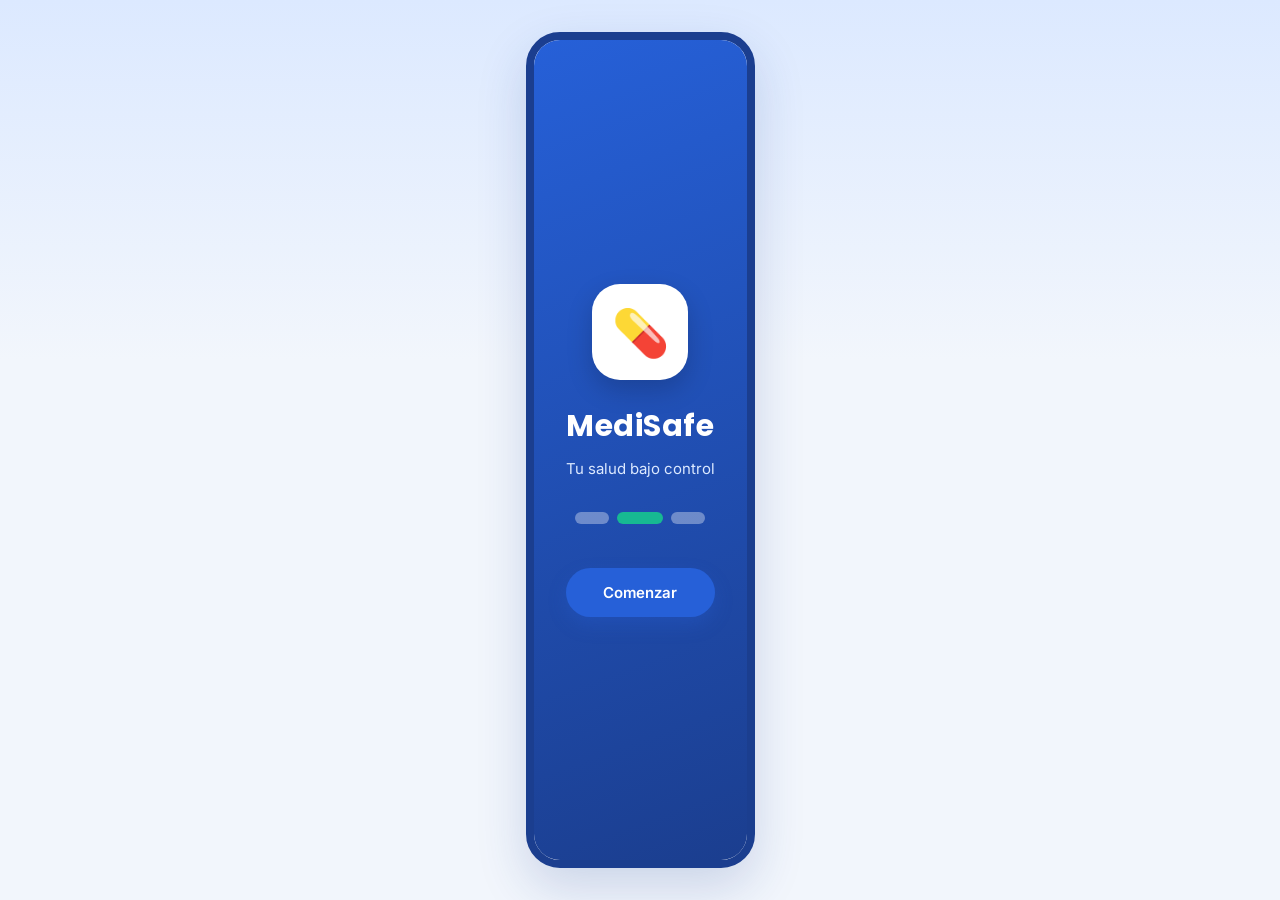
<file: index.html>
<!DOCTYPE html>
<html lang="es">

<head>

    <meta charset="UTF-8">
    <meta name="viewport" content="width=device-width, initial-scale=1.0">

    <title>MediSafe - Bienvenida</title>

    <link rel="stylesheet" href="style.css">

</head>


<body>


<div class="app-frame">


    <main class="splash">


        <div class="logo-mark">

            💊

        </div>


        <h1>

            MediSafe

        </h1>


        <p class="tagline">

            Tu salud bajo control

        </p>



        <div class="pill-decor">

            <span></span>
            <span></span>
            <span></span>

        </div>




        <button
            class="btn btn-primary btn-start"
            onclick="comenzar()">

            Comenzar

        </button>



    </main>


</div>



<script src="script.js?v=20"></script>


</body>

</html>
</file>
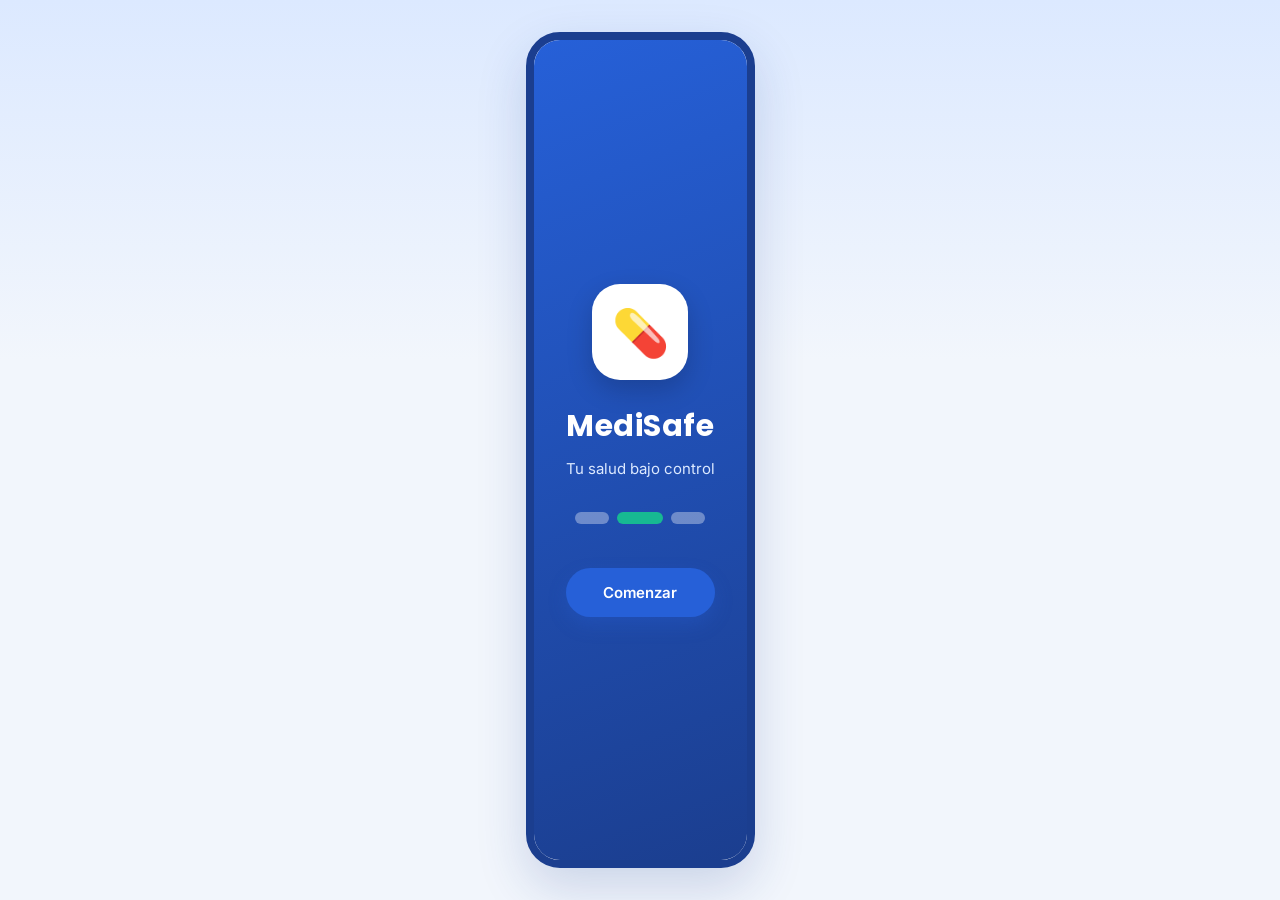
<file: medisafe/index.html>
<!DOCTYPE html>
<html lang="es">
<head>
    <meta charset="UTF-8">
    <meta name="viewport" content="width=device-width, initial-scale=1.0">
    <title>MediSafe - Bienvenida</title>

    <link rel="stylesheet" href="css/style.css">
</head>

<body>

<div class="app-frame">

    <main class="splash">

        <div class="logo-mark">
            💊
        </div>

        <h1>MediSafe</h1>

        <p class="tagline">
            Tu salud bajo control
        </p>

        <div class="pill-decor">
            <span></span>
            <span></span>
            <span></span>
        </div>

        <button
            class="btn btn-primary btn-start"
            onclick="irA('login.html')">

            Comenzar

        </button>

    </main>

</div>

<script src="js/script.js"></script>

</body>
</html>
</file>
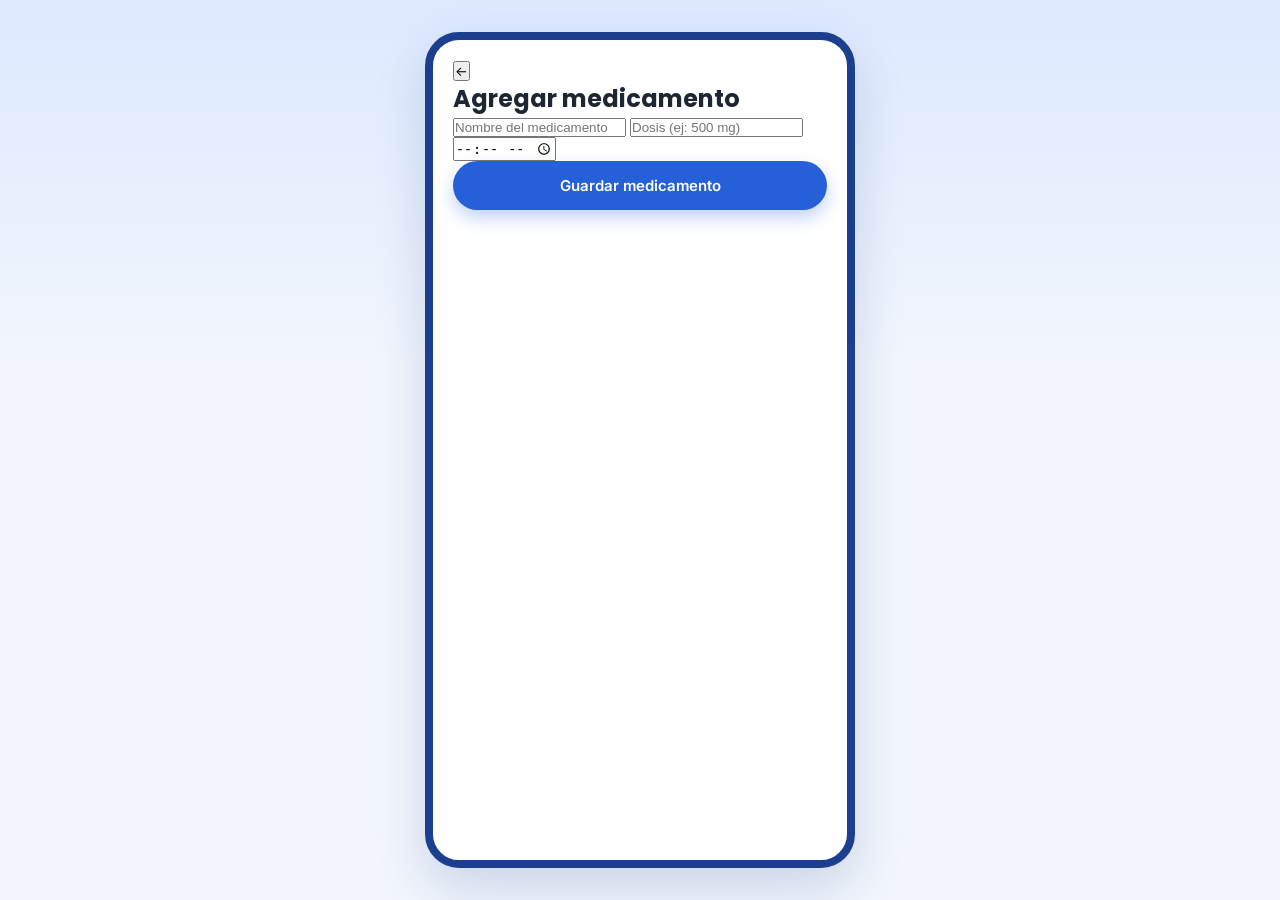
<file: agregar.html>
<!DOCTYPE html>
<html lang="es">

<head>

<meta charset="UTF-8">
<meta name="viewport" content="width=device-width, initial-scale=1.0">

<title>Agregar Medicamento | MediSafe</title>

<link rel="stylesheet" href="style.css">

</head>

<body>

<div class="app-frame">

<main class="app-content">

<div class="page-header">

<button class="btn-back" onclick="irA('medicamentos.html')">

←

</button>

<h2>
Agregar medicamento
</h2>

</div>

<div class="medicamento-container">

<input
type="text"
id="nombreMedicamento"
placeholder="Nombre del medicamento">

<input
type="text"
id="dosisMedicamento"
placeholder="Dosis (ej: 500 mg)">

<input
type="time"
id="horaMedicamento">

<button
class="btn btn-primary"
onclick="guardarMedicamento()">

Guardar medicamento

</button>

</div>

</main>

</div>

<script src="script.js"></script>

</body>

</html>
</file>
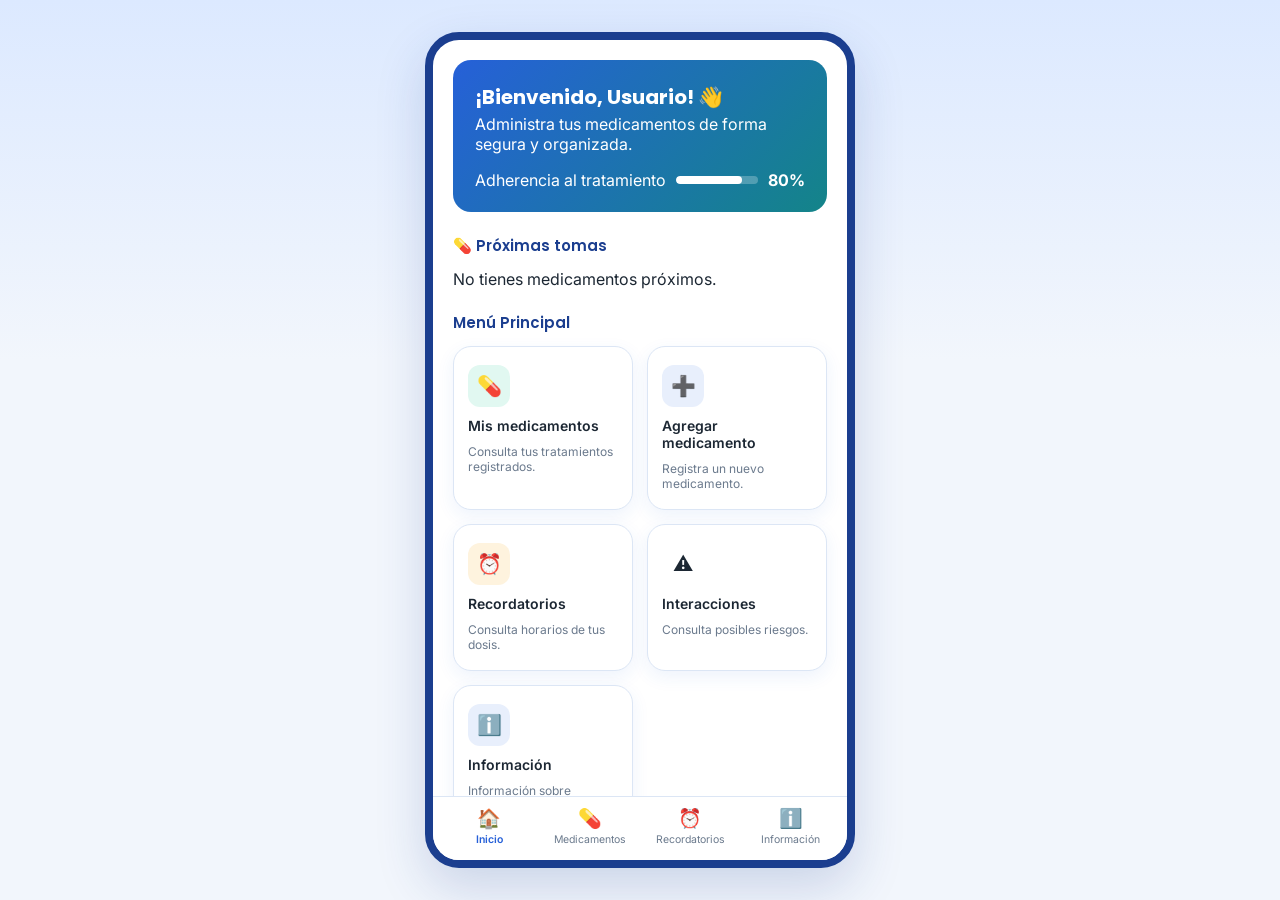
<file: dashboard.html>
<!DOCTYPE html>
<html lang="es">

<head>

<meta charset="UTF-8">
<meta name="viewport" content="width=device-width, initial-scale=1.0">

<title>Dashboard | MediSafe</title>

<link rel="stylesheet" href="style.css">

</head>

<body>

<div class="app-frame">

<main class="app-content">

<div class="greeting-card">

<h2>
¡Bienvenido, <span id="nombreUsuario">Usuario</span>! 👋
</h2>

<p>
Administra tus medicamentos de forma segura y organizada.
</p>

<div class="adherence">

<span>
Adherencia al tratamiento
</span>

<div class="adherence-bar">
<span style="width:80%"></span>
</div>

<strong>80%</strong>

</div>

</div>

<div class="proximos-medicamentos">

<h3 class="section-title">
💊 Próximas tomas
</h3>

<div id="dashboardMedicamentos">

<p>
No tienes medicamentos registrados.
</p>

</div>

</div>

<h3 class="section-title">
Menú Principal
</h3>

<div class="menu-grid">

<div class="menu-card" onclick="irA('medicamentos.html')">

<div class="icon-badge green">
💊
</div>

<span class="label">
Mis medicamentos
</span>

<p class="desc">
Consulta tus tratamientos registrados.
</p>

</div>

<div class="menu-card" onclick="irA('agregar.html')">

<div class="icon-badge blue">
➕
</div>

<span class="label">
Agregar medicamento
</span>

<p class="desc">
Registra un nuevo medicamento.
</p>

</div>

<div class="menu-card" onclick="irA('recordatorios.html')">

<div class="icon-badge warning">
⏰
</div>

<span class="label">
Recordatorios
</span>

<p class="desc">
Consulta horarios de tus dosis.
</p>

</div>

<div class="menu-card" onclick="irA('interacciones.html')">

<div class="icon-badge red">
⚠️
</div>

<span class="label">
Interacciones
</span>

<p class="desc">
Consulta posibles riesgos.
</p>

</div>

<div class="menu-card" onclick="irA('informacion.html')">

<div class="icon-badge blue">
ℹ️
</div>

<span class="label">
Información
</span>

<p class="desc">
Información sobre medicamentos.
</p>

</div>

</div>

</main>

<nav class="bottom-nav">

<div class="nav-item active">

<div class="nav-icon">
🏠
</div>

<span>Inicio</span>

</div>

<div class="nav-item" onclick="irA('medicamentos.html')">

<div class="nav-icon">
💊
</div>

<span>Medicamentos</span>

</div>

<div class="nav-item" onclick="irA('recordatorios.html')">

<div class="nav-icon">
⏰
</div>

<span>Recordatorios</span>

</div>

<div class="nav-item" onclick="irA('informacion.html')">

<div class="nav-icon">
ℹ️
</div>

<span>Información</span>

</div>

</nav>

</div>

<script src="script.js"></script>

</body>
</html>
</file>
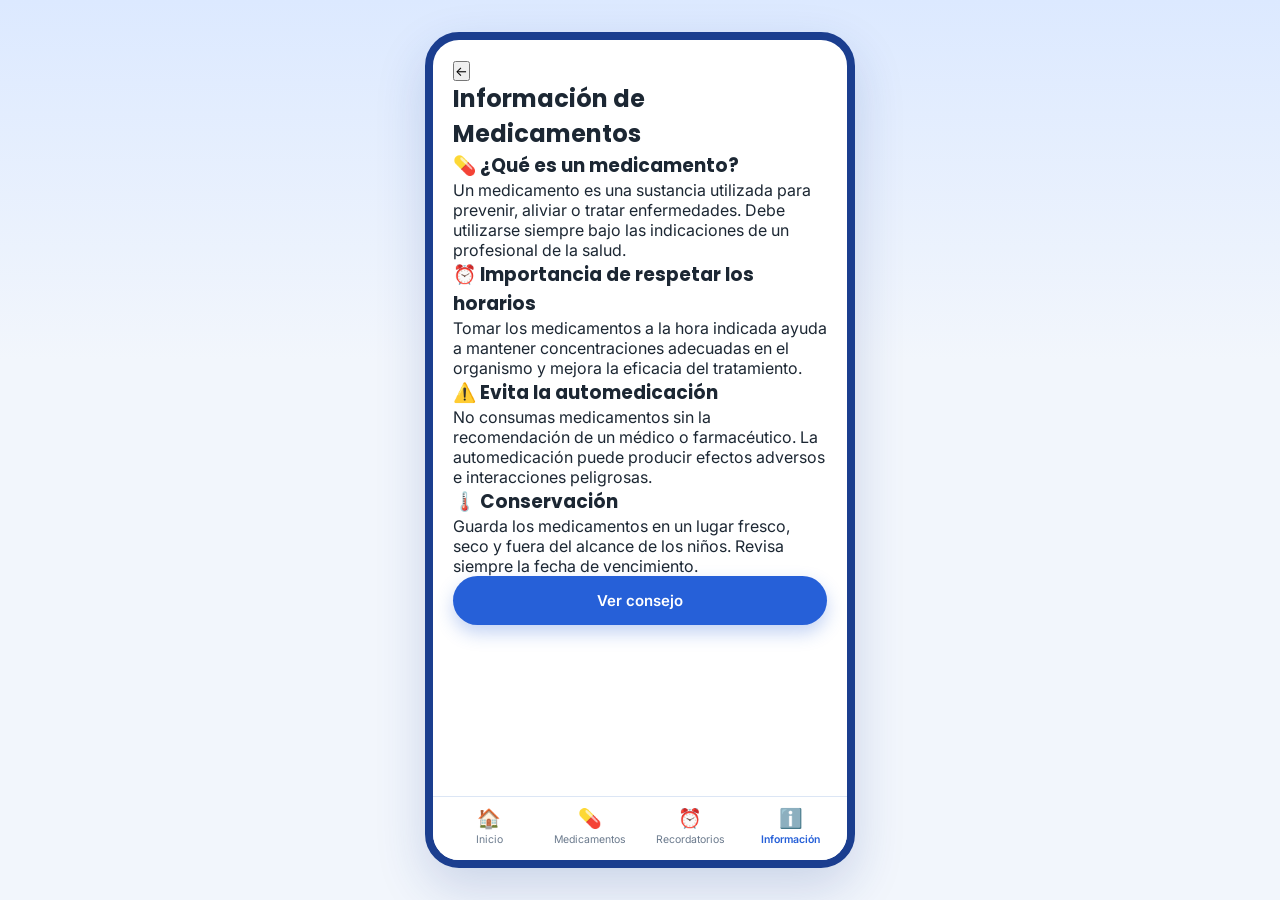
<file: informacion.html>
<!DOCTYPE html>
<html lang="es">

<head>
    <meta charset="UTF-8">
    <meta name="viewport" content="width=device-width, initial-scale=1.0">
    <title>Información | MediSafe</title>

    <link rel="stylesheet" href="style.css">
</head>

<body>

<div class="app-frame">

    <main class="app-content">

        <div class="page-header">

            <button class="btn-back" onclick="irA('dashboard.html')">
                ←
            </button>

            <h2>Información de Medicamentos</h2>

        </div>

        <div class="info-card">

            <h3>💊 ¿Qué es un medicamento?</h3>

            <p>
                Un medicamento es una sustancia utilizada para prevenir,
                aliviar o tratar enfermedades. Debe utilizarse siempre bajo
                las indicaciones de un profesional de la salud.
            </p>

        </div>

        <div class="info-card">

            <h3>⏰ Importancia de respetar los horarios</h3>

            <p>
                Tomar los medicamentos a la hora indicada ayuda a mantener
                concentraciones adecuadas en el organismo y mejora la eficacia
                del tratamiento.
            </p>

        </div>

        <div class="info-card">

            <h3>⚠️ Evita la automedicación</h3>

            <p>
                No consumas medicamentos sin la recomendación de un médico o
                farmacéutico. La automedicación puede producir efectos
                adversos e interacciones peligrosas.
            </p>

        </div>

        <div class="info-card">

            <h3>🌡️ Conservación</h3>

            <p>
                Guarda los medicamentos en un lugar fresco, seco y fuera del
                alcance de los niños. Revisa siempre la fecha de vencimiento.
            </p>

        </div>

        <button
            class="btn btn-primary"
            onclick="mostrarAlerta('Consejo','Sigue siempre las indicaciones de tu médico y no suspendas un tratamiento sin consultarlo.')">

            Ver consejo

        </button>

    </main>

    <nav class="bottom-nav">

        <div class="nav-item" onclick="irA('dashboard.html')">
            <div class="nav-icon">🏠</div>
            <span>Inicio</span>
        </div>

        <div class="nav-item" onclick="irA('medicamentos.html')">
            <div class="nav-icon">💊</div>
            <span>Medicamentos</span>
        </div>

        <div class="nav-item" onclick="irA('recordatorios.html')">
            <div class="nav-icon">⏰</div>
            <span>Recordatorios</span>
        </div>

        <div class="nav-item active">
            <div class="nav-icon">ℹ️</div>
            <span>Información</span>
        </div>

    </nav>

</div>

<script src="script.js"></script>

</body>
</html>
</file>
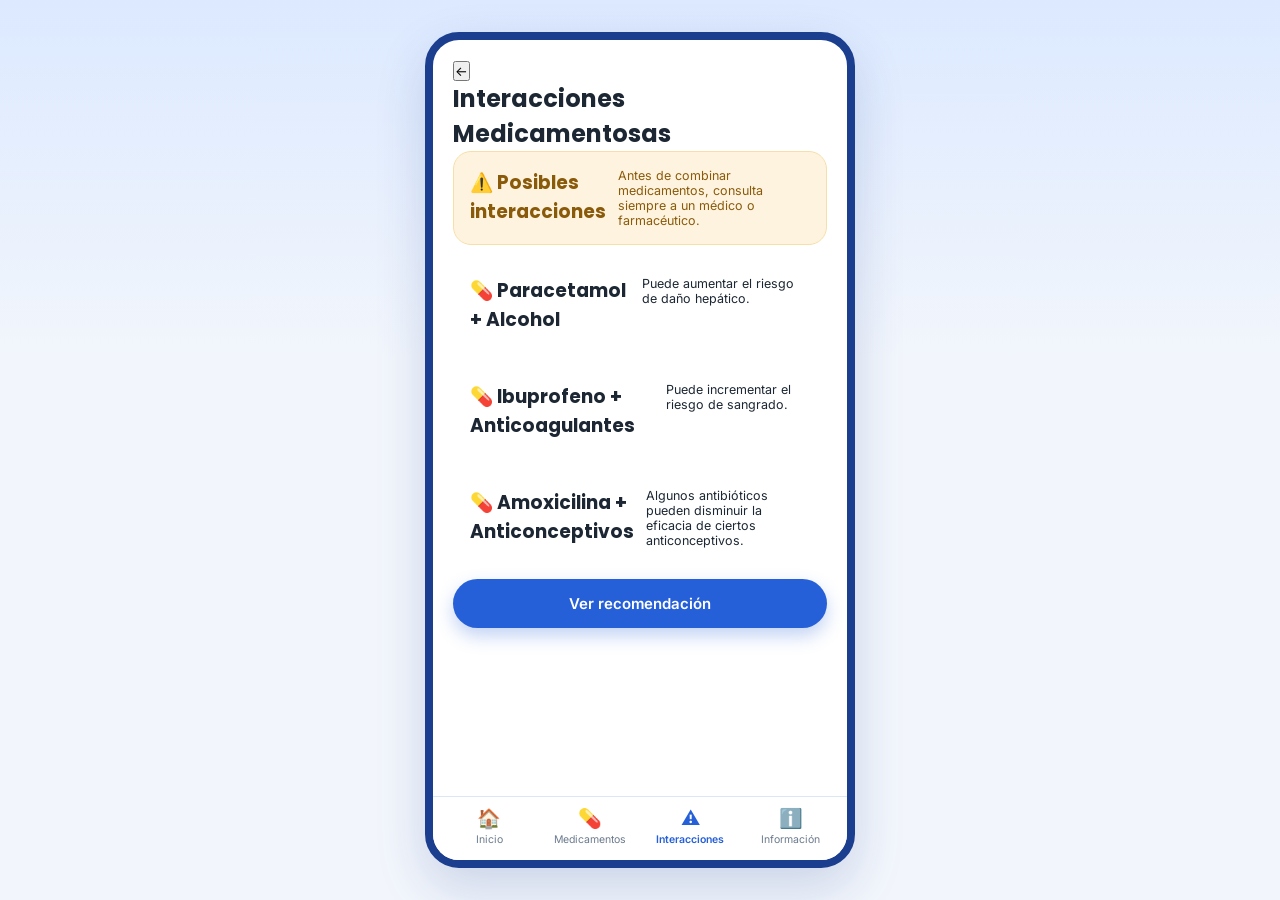
<file: interacciones.html>
<!DOCTYPE html>
<html lang="es">

<head>
    <meta charset="UTF-8">
    <meta name="viewport" content="width=device-width, initial-scale=1.0">
    <title>Interacciones | MediSafe</title>

    <link rel="stylesheet" href="style.css">
</head>

<body>

<div class="app-frame">

    <main class="app-content">

        <div class="page-header">

            <button class="btn-back" onclick="irA('dashboard.html')">
                ←
            </button>

            <h2>Interacciones Medicamentosas</h2>

        </div>

        <div class="alert-card warning">

            <h3>⚠️ Posibles interacciones</h3>

            <p>
                Antes de combinar medicamentos, consulta siempre a un médico o farmacéutico.
            </p>

        </div>

        <div class="alert-card">

            <h3>💊 Paracetamol + Alcohol</h3>

            <p>
                Puede aumentar el riesgo de daño hepático.
            </p>

        </div>

        <div class="alert-card">

            <h3>💊 Ibuprofeno + Anticoagulantes</h3>

            <p>
                Puede incrementar el riesgo de sangrado.
            </p>

        </div>

        <div class="alert-card">

            <h3>💊 Amoxicilina + Anticonceptivos</h3>

            <p>
                Algunos antibióticos pueden disminuir la eficacia de ciertos anticonceptivos.
            </p>

        </div>

        <button
            class="btn btn-primary"
            onclick="mostrarAlerta('Información','Ante cualquier duda consulte a un profesional de salud.')">

            Ver recomendación

        </button>

    </main>

    <nav class="bottom-nav">

        <div class="nav-item" onclick="irA('dashboard.html')">
            <div class="nav-icon">🏠</div>
            <span>Inicio</span>
        </div>

        <div class="nav-item" onclick="irA('medicamentos.html')">
            <div class="nav-icon">💊</div>
            <span>Medicamentos</span>
        </div>

        <div class="nav-item active">
            <div class="nav-icon">⚠️</div>
            <span>Interacciones</span>
        </div>

        <div class="nav-item" onclick="irA('informacion.html')">
            <div class="nav-icon">ℹ️</div>
            <span>Información</span>
        </div>

    </nav>

</div>

<script src="script.js"></script>

</body>
</html>
</file>
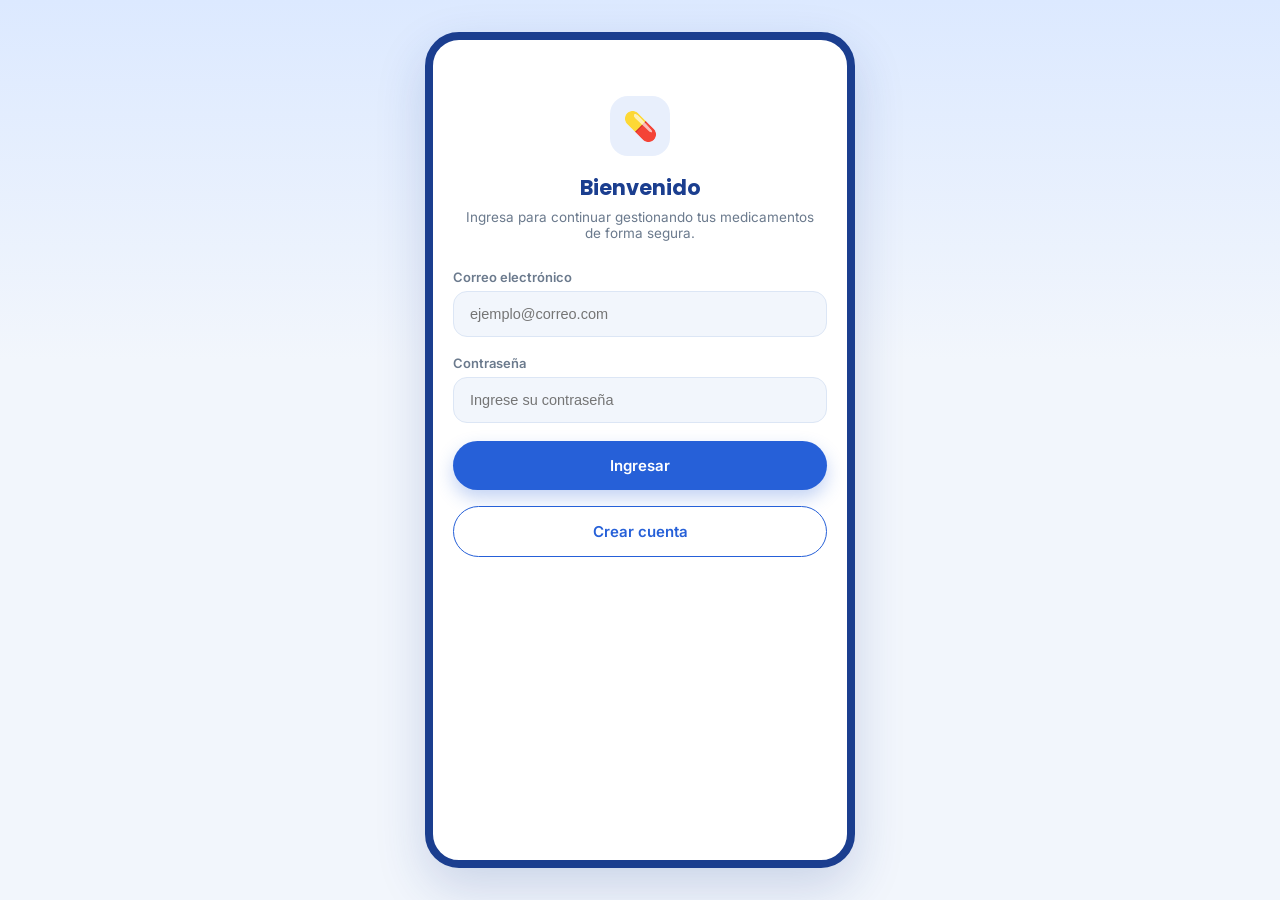
<file: login.html>
<!DOCTYPE html>
<html lang="es">

<head>

    <meta charset="UTF-8">
    <meta name="viewport" content="width=device-width, initial-scale=1.0">

    <title>Login | MediSafe</title>

    <link rel="stylesheet" href="style.css">

</head>


<body>


<div class="app-frame">


    <main class="app-content no-nav">


        <div class="auth-header">


            <div class="logo-mark-sm">

                💊

            </div>



            <h2>

                Bienvenido

            </h2>



            <p>

                Ingresa para continuar gestionando tus medicamentos de forma segura.

            </p>


        </div>





        <div class="form-group">


            <label>

                Correo electrónico

            </label>


            <input

            type="email"

            id="correo"

            placeholder="ejemplo@correo.com">


        </div>






        <div class="form-group">


            <label>

                Contraseña

            </label>


            <input

            type="password"

            id="password"

            placeholder="Ingrese su contraseña">


        </div>






        <button

        class="btn btn-primary"

        onclick="iniciarSesion()">


            Ingresar


        </button>







        <button

        class="btn btn-outline mt-16"

        onclick="irA('registro.html')">


            Crear cuenta


        </button>






    </main>


</div>




<script src="./script.js?v=10"></script>


</body>

</html>
</file>
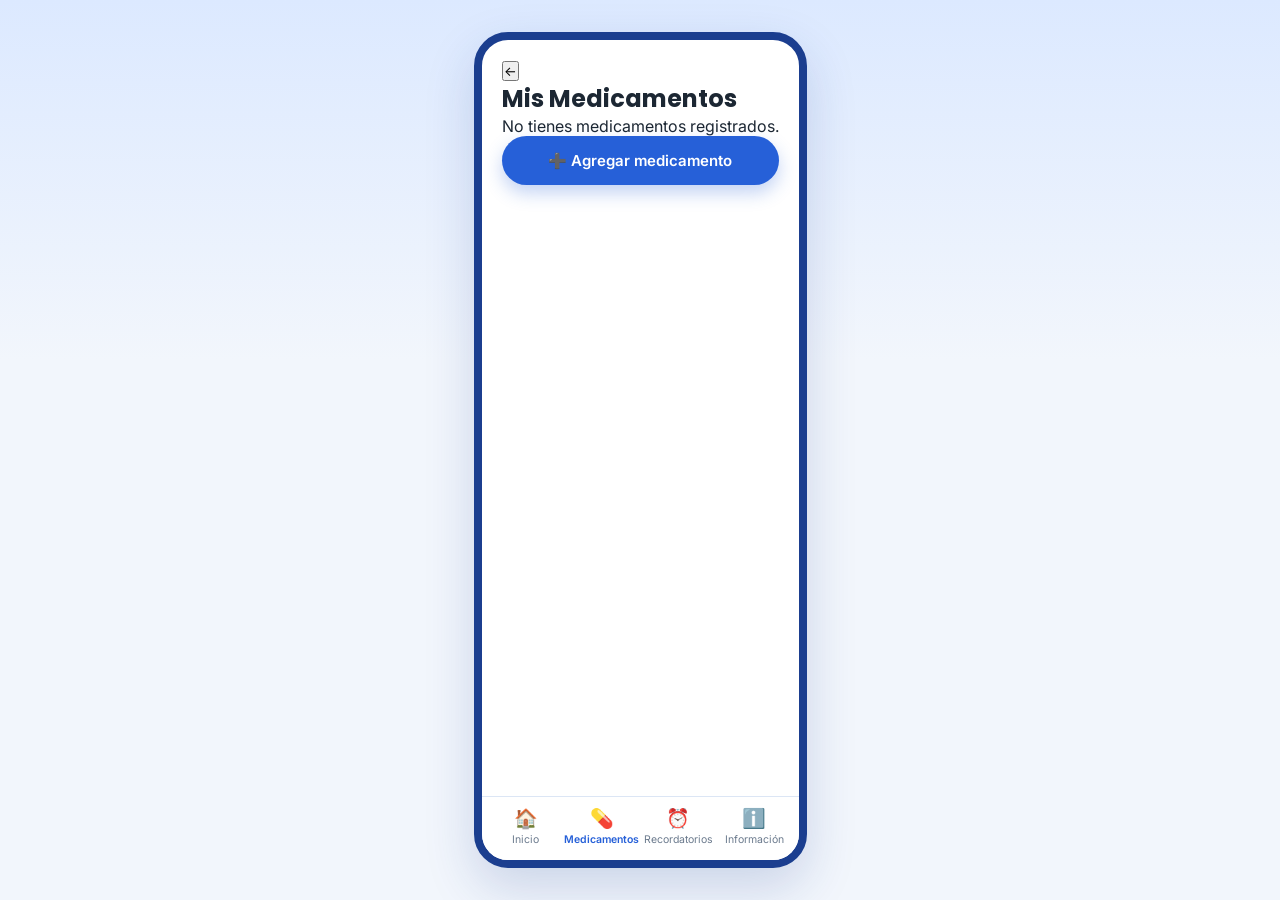
<file: medicamentos.html>
<!DOCTYPE html>
<html lang="es">

<head>

<meta charset="UTF-8">
<meta name="viewport" content="width=device-width, initial-scale=1.0">

<title>Mis Medicamentos | MediSafe</title>

<link rel="stylesheet" href="style.css">

</head>

<body>

<div class="app-frame">

<main class="app-content">

<div class="page-header">

<button class="btn-back" onclick="irA('dashboard.html')">
←
</button>

<h2>
Mis Medicamentos
</h2>

</div>

<div id="listaMedicamentos">

<p>
No tienes medicamentos registrados.
</p>

</div>

<button
class="btn btn-primary"
onclick="irA('agregar.html')">

➕ Agregar medicamento

</button>

</main>

<nav class="bottom-nav">

<div class="nav-item" onclick="irA('dashboard.html')">

<div class="nav-icon">
🏠
</div>

<span>
Inicio
</span>

</div>

<div class="nav-item active">

<div class="nav-icon">
💊
</div>

<span>
Medicamentos
</span>

</div>

<div class="nav-item" onclick="irA('recordatorios.html')">

<div class="nav-icon">
⏰
</div>

<span>
Recordatorios
</span>

</div>

<div class="nav-item" onclick="irA('informacion.html')">

<div class="nav-icon">
ℹ️
</div>

<span>
Información
</span>

</div>

</nav>

</div>

<script src="script.js"></script>

</body>

</html>
</file>
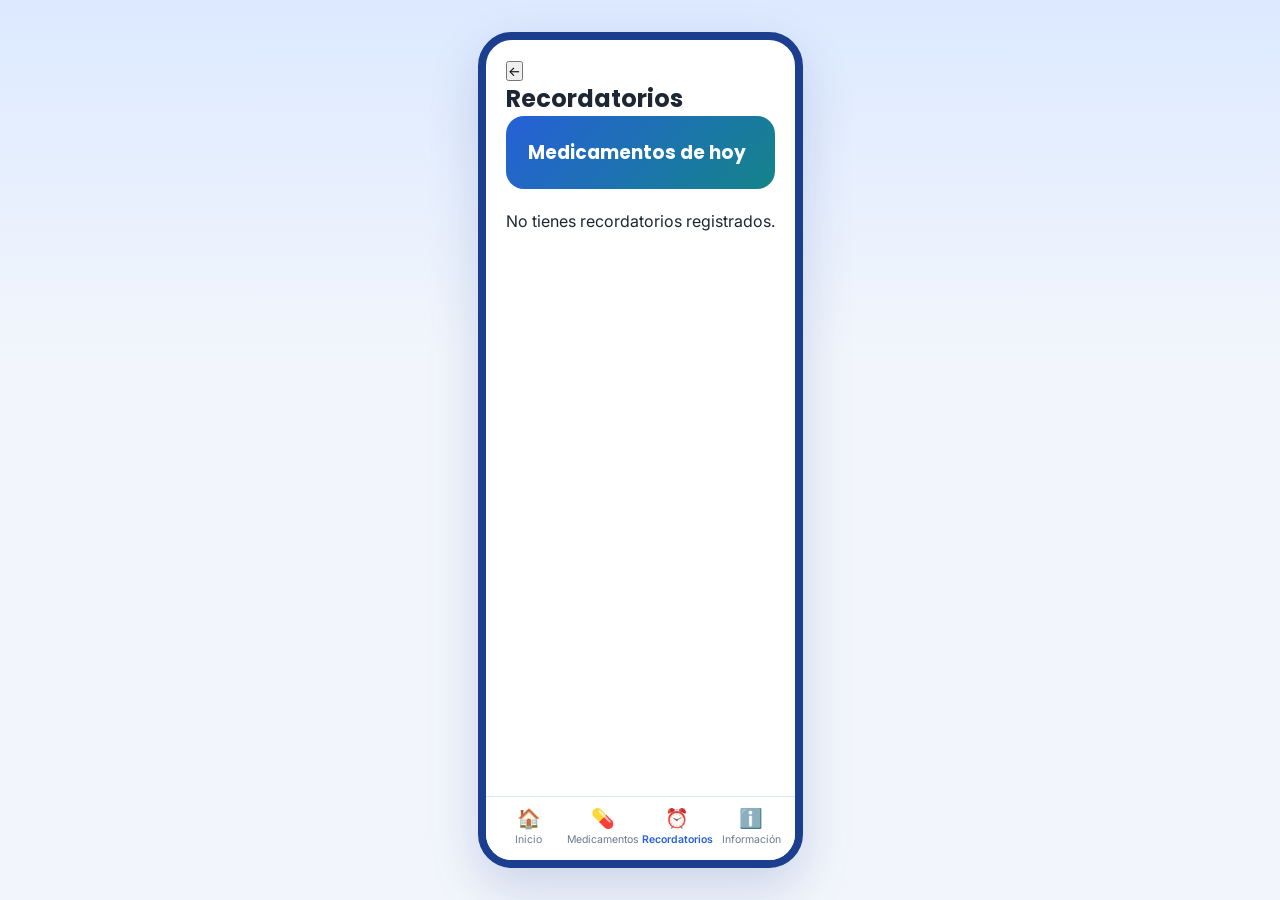
<file: recordatorios.html>
<!DOCTYPE html>
<html lang="es">

<head>

    <meta charset="UTF-8">
    <meta name="viewport" content="width=device-width, initial-scale=1.0">

    <title>Recordatorios | MediSafe</title>

    <link rel="stylesheet" href="style.css">

</head>

<body>

<div class="app-frame">

<main class="app-content">

    <div class="page-header">

        <button
        class="btn-back"
        onclick="irA('dashboard.html')">

            ←

        </button>

        <h2>
            Recordatorios
        </h2>

    </div>

    <div class="greeting-card">

        <h3>
            Medicamentos de hoy
        </h3>

        <p id="fechaActual">

        </p>

    </div>

    <div id="listaRecordatorios">

        <p>
            Cargando recordatorios...
        </p>

    </div>

</main>

<nav class="bottom-nav">

    <div
    class="nav-item"
    onclick="irA('dashboard.html')">

        <div class="nav-icon">
            🏠
        </div>

        <span>
            Inicio
        </span>

    </div>

    <div
    class="nav-item"
    onclick="irA('medicamentos.html')">

        <div class="nav-icon">
            💊
        </div>

        <span>
            Medicamentos
        </span>

    </div>

    <div class="nav-item active">

        <div class="nav-icon">
            ⏰
        </div>

        <span>
            Recordatorios
        </span>

    </div>

    <div
    class="nav-item"
    onclick="irA('informacion.html')">

        <div class="nav-icon">
            ℹ️
        </div>

        <span>
            Información
        </span>

    </div>

</nav>

</div>

<script src="script.js"></script>

</body>

</html>
</file>
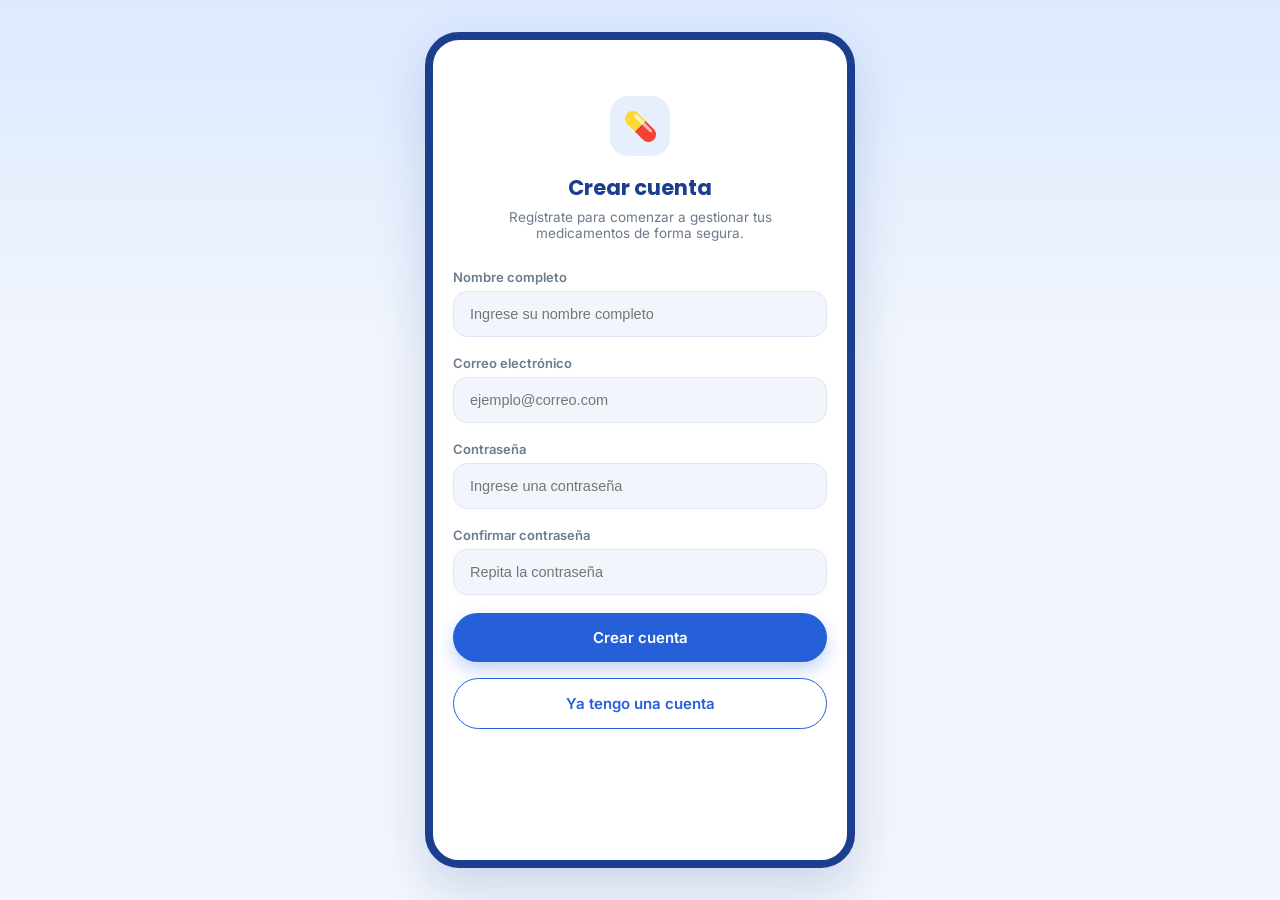
<file: registro.html>
<!DOCTYPE html>
<html lang="es">

<head>

    <meta charset="UTF-8">
    <meta name="viewport" content="width=device-width, initial-scale=1.0">

    <title>Registro | MediSafe</title>

    <link rel="stylesheet" href="style.css">

</head>


<body>


<div class="app-frame">


    <main class="app-content no-nav">


        <div class="auth-header">

            <div class="logo-mark-sm">
                💊
            </div>


            <h2>
                Crear cuenta
            </h2>


            <p>
                Regístrate para comenzar a gestionar tus medicamentos de forma segura.
            </p>


        </div>




        <div class="form-group">

            <label>
                Nombre completo
            </label>

            <input 
            type="text" 
            id="nombre"
            placeholder="Ingrese su nombre completo">

        </div>





        <div class="form-group">

            <label>
                Correo electrónico
            </label>

            <input 
            type="email" 
            id="correo"
            placeholder="ejemplo@correo.com">

        </div>





        <div class="form-group">

            <label>
                Contraseña
            </label>

            <input 
            type="password" 
            id="password"
            placeholder="Ingrese una contraseña">

        </div>





        <div class="form-group">

            <label>
                Confirmar contraseña
            </label>

            <input 
            type="password" 
            id="confirmar"
            placeholder="Repita la contraseña">

        </div>





        <button 
        class="btn btn-primary"
        onclick="registrarUsuario()">

            Crear cuenta

        </button>





        <button 
        class="btn btn-outline mt-16"
        onclick="irA('login.html')">

            Ya tengo una cuenta

        </button>



    </main>


</div>



<script src="./script.js?v=10"></script>


</body>

</html>
</file>
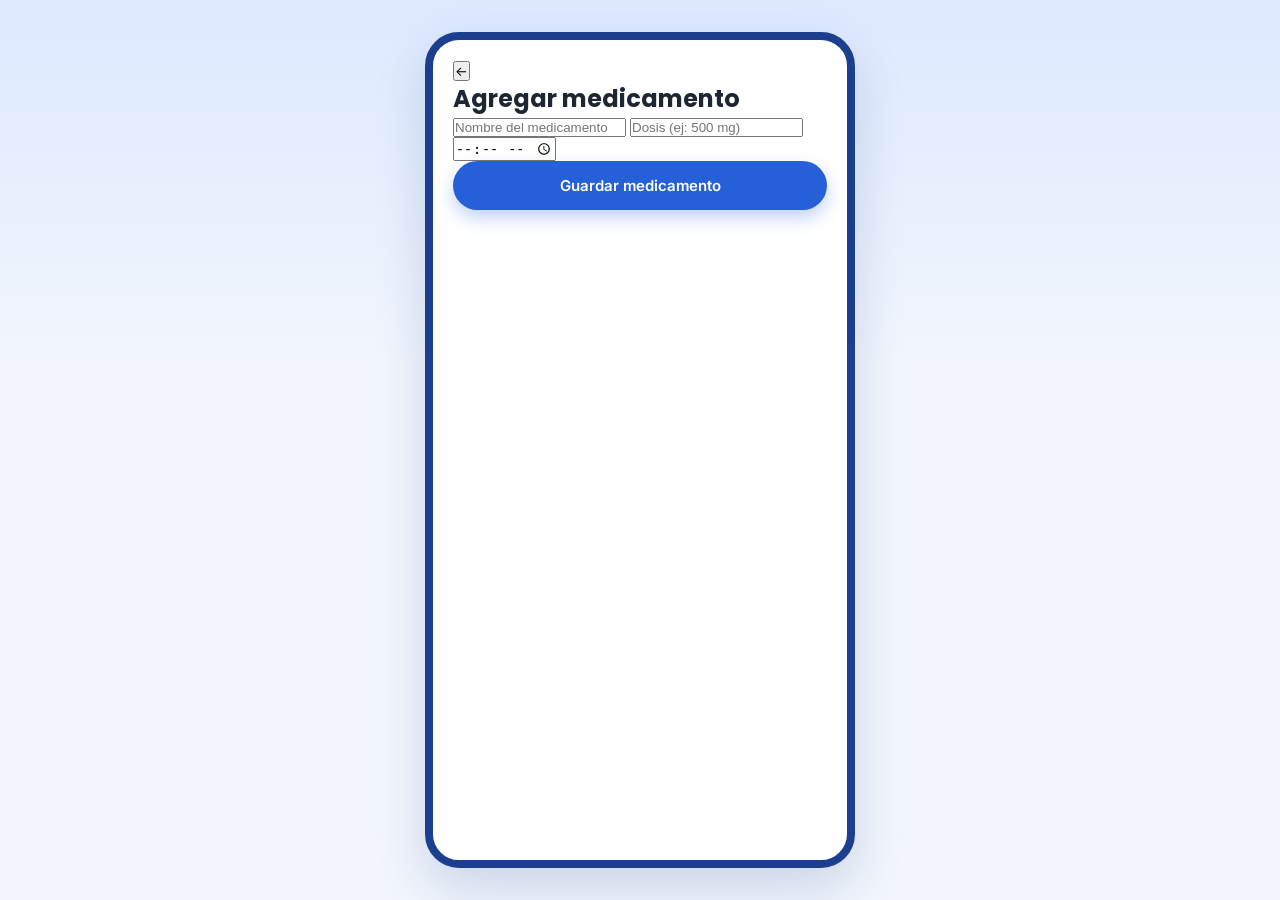
<file: medisafe/agregar.html>
<!DOCTYPE html>
<html lang="es">

<head>

<meta charset="UTF-8">
<meta name="viewport" content="width=device-width, initial-scale=1.0">

<title>Agregar Medicamento | MediSafe</title>

<link rel="stylesheet" href="css/style.css">

</head>


<body>


<div class="app-frame">


<main class="app-content">



<div class="page-header">

<button class="btn-back" onclick="irA('medicamentos.html')">

←

</button>


<h2>
Agregar medicamento
</h2>


</div>




<div class="medicamento-container">


<input
type="text"
id="nombreMedicamento"
placeholder="Nombre del medicamento">



<input
type="text"
id="dosisMedicamento"
placeholder="Dosis (ej: 500 mg)">



<input
type="time"
id="horaMedicamento">





<button
class="btn btn-primary"
onclick="guardarMedicamento()">


Guardar medicamento


</button>



</div>




</main>


</div>



<script src="js/script.js"></script>


</body>

</html>
</file>
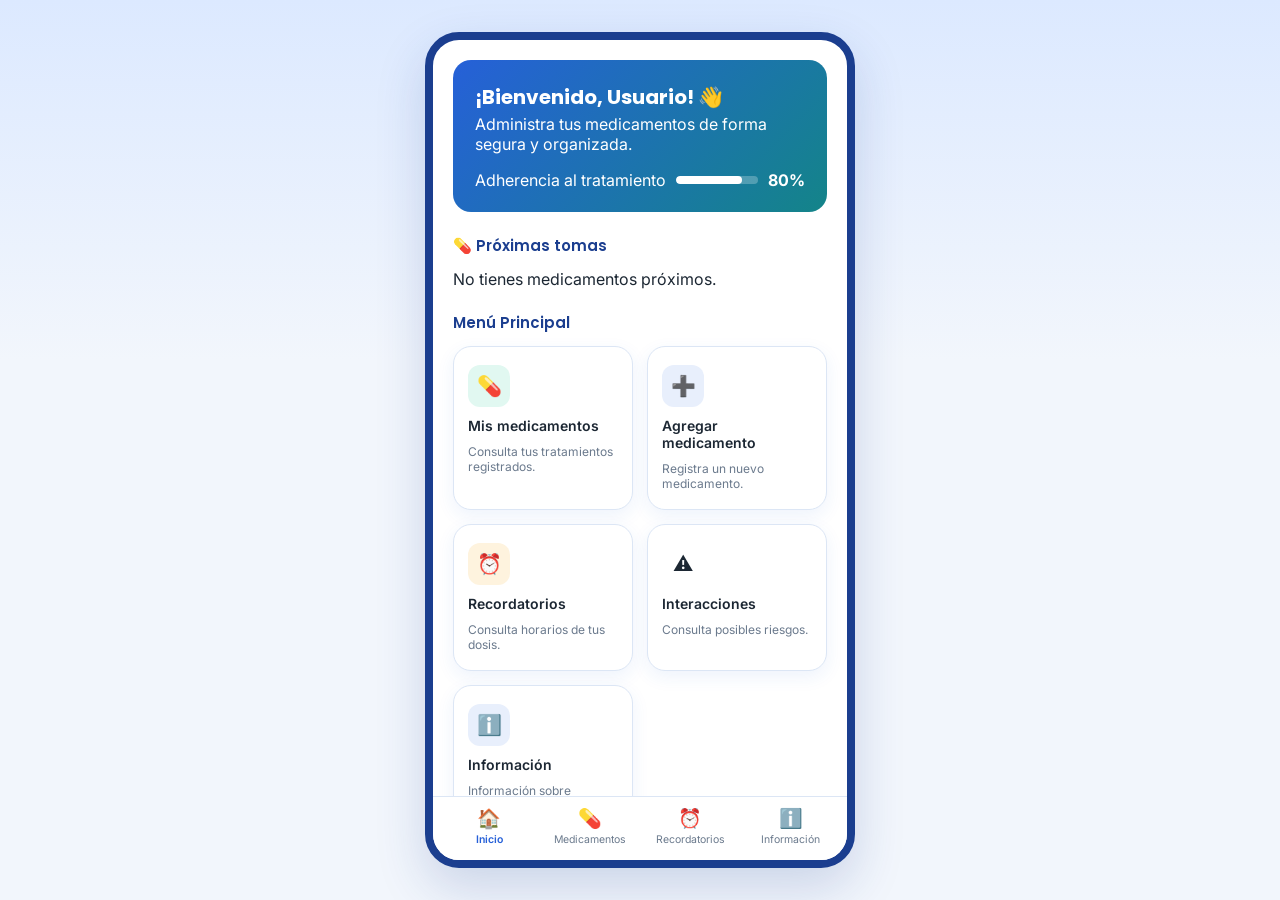
<file: medisafe/dashboard.html>
<!DOCTYPE html>
<html lang="es">

<head>

<meta charset="UTF-8">
<meta name="viewport" content="width=device-width, initial-scale=1.0">

<title>Dashboard | MediSafe</title>

<link rel="stylesheet" href="css/style.css">

</head>


<body>


<div class="app-frame">


<main class="app-content">



<!-- BIENVENIDA -->

<div class="greeting-card">


<h2>
¡Bienvenido, <span id="nombreUsuario">Usuario</span>! 👋
</h2>


<p>
Administra tus medicamentos de forma segura y organizada.
</p>



<div class="adherence">


<span>
Adherencia al tratamiento
</span>



<div class="adherence-bar">

<span style="width:80%"></span>

</div>


<strong>
80%
</strong>



</div>



</div>





<!-- PRÓXIMAS TOMAS -->

<div class="proximos-medicamentos">


<h3 class="section-title">
💊 Próximas tomas
</h3>


<div id="dashboardMedicamentos">


<p>
No tienes medicamentos registrados.
</p>


</div>


</div>





<h3 class="section-title">
Menú Principal
</h3>




<div class="menu-grid">



<div class="menu-card" onclick="irA('medicamentos.html')">

<div class="icon-badge green">
💊
</div>

<span class="label">
Mis medicamentos
</span>


<p class="desc">
Consulta tus tratamientos registrados.
</p>


</div>






<div class="menu-card" onclick="irA('medicamentos.html')">


<div class="icon-badge blue">
➕
</div>


<span class="label">
Agregar medicamento
</span>


<p class="desc">
Registra un nuevo medicamento.
</p>


</div>






<div class="menu-card" onclick="irA('recordatorios.html')">


<div class="icon-badge warning">
⏰
</div>


<span class="label">
Recordatorios
</span>


<p class="desc">
Consulta horarios de tus dosis.
</p>


</div>







<div class="menu-card" onclick="irA('interacciones.html')">


<div class="icon-badge red">
⚠️
</div>


<span class="label">
Interacciones
</span>


<p class="desc">
Consulta posibles riesgos.
</p>


</div>







<div class="menu-card" onclick="irA('informacion.html')">


<div class="icon-badge blue">
ℹ️
</div>


<span class="label">
Información
</span>


<p class="desc">
Información sobre medicamentos.
</p>


</div>



</div>



</main>







<nav class="bottom-nav">



<div class="nav-item active">

<div class="nav-icon">
🏠
</div>

<span>
Inicio
</span>

</div>





<div class="nav-item" onclick="irA('medicamentos.html')">

<div class="nav-icon">
💊
</div>

<span>
Medicamentos
</span>

</div>






<div class="nav-item" onclick="irA('recordatorios.html')">

<div class="nav-icon">
⏰
</div>

<span>
Recordatorios
</span>

</div>






<div class="nav-item" onclick="irA('informacion.html')">

<div class="nav-icon">
ℹ️
</div>

<span>
Información
</span>

</div>



</nav>




</div>



<script src="js/script.js"></script>


</body>

</html>
</file>
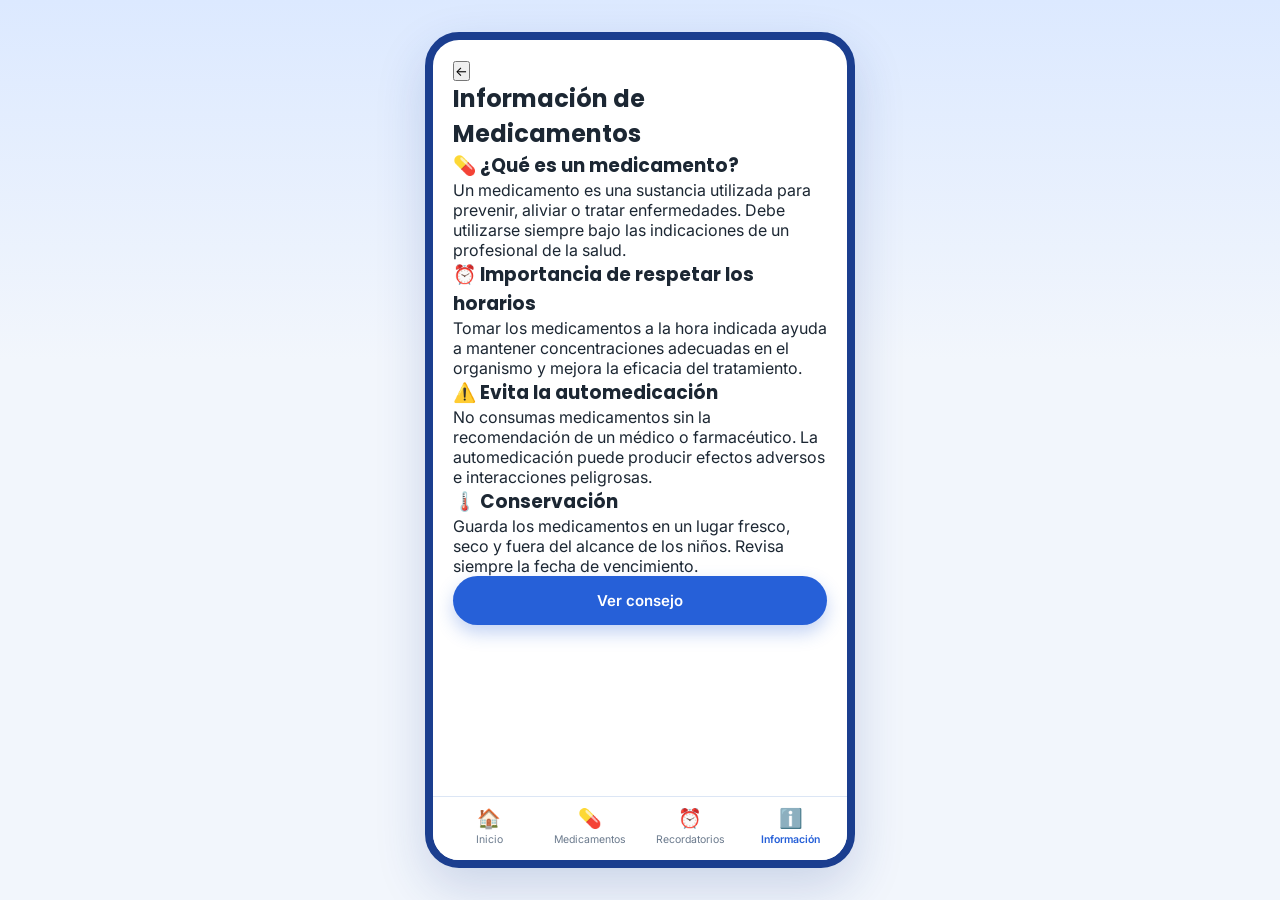
<file: medisafe/informacion.html>
<!DOCTYPE html>
<html lang="es">

<head>
    <meta charset="UTF-8">
    <meta name="viewport" content="width=device-width, initial-scale=1.0">
    <title>Información | MediSafe</title>

    <link rel="stylesheet" href="css/style.css">
</head>

<body>

<div class="app-frame">

    <main class="app-content">

        <!-- Encabezado -->

        <div class="page-header">

            <button class="btn-back" onclick="irA('dashboard.html')">
                ←
            </button>

            <h2>Información de Medicamentos</h2>

        </div>

        <!-- Tarjeta 1 -->

        <div class="info-card">

            <h3>💊 ¿Qué es un medicamento?</h3>

            <p>
                Un medicamento es una sustancia utilizada para prevenir,
                aliviar o tratar enfermedades. Debe utilizarse siempre bajo
                las indicaciones de un profesional de la salud.
            </p>

        </div>

        <!-- Tarjeta 2 -->

        <div class="info-card">

            <h3>⏰ Importancia de respetar los horarios</h3>

            <p>
                Tomar los medicamentos a la hora indicada ayuda a mantener
                concentraciones adecuadas en el organismo y mejora la eficacia
                del tratamiento.
            </p>

        </div>

        <!-- Tarjeta 3 -->

        <div class="info-card">

            <h3>⚠️ Evita la automedicación</h3>

            <p>
                No consumas medicamentos sin la recomendación de un médico o
                farmacéutico. La automedicación puede producir efectos
                adversos e interacciones peligrosas.
            </p>

        </div>

        <!-- Tarjeta 4 -->

        <div class="info-card">

            <h3>🌡️ Conservación</h3>

            <p>
                Guarda los medicamentos en un lugar fresco, seco y fuera del
                alcance de los niños. Revisa siempre la fecha de vencimiento.
            </p>

        </div>

        <!-- Botón -->

        <button
            class="btn btn-primary"
            onclick="mostrarAlerta('Consejo','Sigue siempre las indicaciones de tu médico y no suspendas un tratamiento sin consultarlo.')">

            Ver consejo

        </button>

    </main>

    <!-- Barra inferior -->

    <nav class="bottom-nav">

        <div class="nav-item" onclick="irA('dashboard.html')">
            <div class="nav-icon">🏠</div>
            <span>Inicio</span>
        </div>

        <div class="nav-item" onclick="irA('medicamentos.html')">
            <div class="nav-icon">💊</div>
            <span>Medicamentos</span>
        </div>

        <div class="nav-item" onclick="irA('recordatorios.html')">
            <div class="nav-icon">⏰</div>
            <span>Recordatorios</span>
        </div>

        <div class="nav-item active">
            <div class="nav-icon">ℹ️</div>
            <span>Información</span>
        </div>

    </nav>

</div>

<script src="js/script.js"></script>

</body>
</html>
</file>
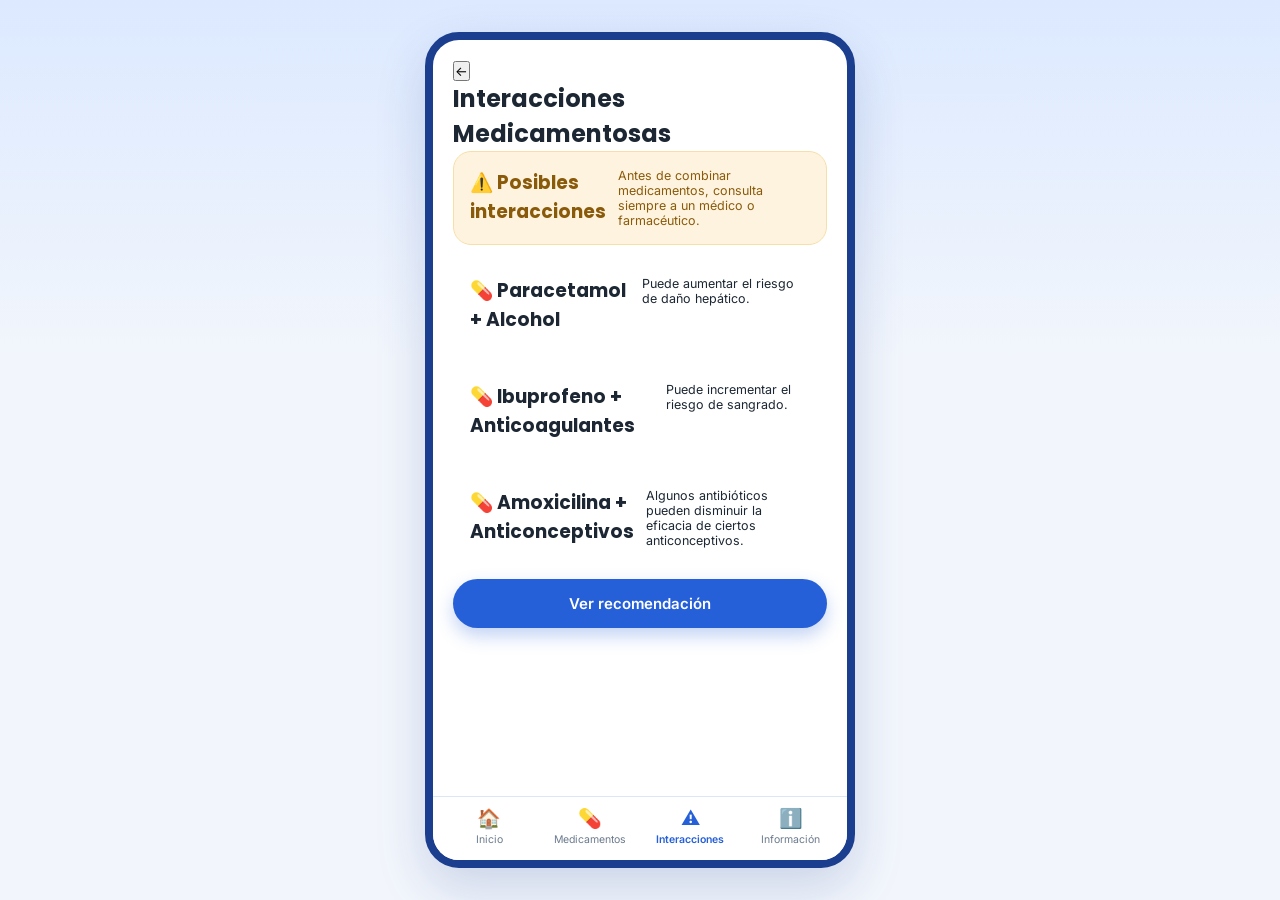
<file: medisafe/interacciones.html>
<!DOCTYPE html>
<html lang="es">

<head>
    <meta charset="UTF-8">
    <meta name="viewport" content="width=device-width, initial-scale=1.0">
    <title>Interacciones | MediSafe</title>

    <link rel="stylesheet" href="css/style.css">
</head>

<body>

<div class="app-frame">

    <main class="app-content">

        <!-- Encabezado -->

        <div class="page-header">

            <button class="btn-back" onclick="irA('dashboard.html')">
                ←
            </button>

            <h2>Interacciones Medicamentosas</h2>

        </div>

        <!-- Información -->

        <div class="alert-card warning">

            <h3>⚠️ Posibles interacciones</h3>

            <p>
                Antes de combinar medicamentos, consulta siempre a un médico o farmacéutico.
            </p>

        </div>

        <div class="alert-card">

            <h3>💊 Paracetamol + Alcohol</h3>

            <p>
                Puede aumentar el riesgo de daño hepático.
            </p>

        </div>

        <div class="alert-card">

            <h3>💊 Ibuprofeno + Anticoagulantes</h3>

            <p>
                Puede incrementar el riesgo de sangrado.
            </p>

        </div>

        <div class="alert-card">

            <h3>💊 Amoxicilina + Anticonceptivos</h3>

            <p>
                Algunos antibióticos pueden disminuir la eficacia de ciertos anticonceptivos.
            </p>

        </div>

        <button
            class="btn btn-primary"
            onclick="mostrarAlerta('Información','Ante cualquier duda consulte a un profesional de salud.')">

            Ver recomendación

        </button>

    </main>

    <!-- Barra inferior -->

    <nav class="bottom-nav">

        <div class="nav-item" onclick="irA('dashboard.html')">
            <div class="nav-icon">🏠</div>
            <span>Inicio</span>
        </div>

        <div class="nav-item" onclick="irA('medicamentos.html')">
            <div class="nav-icon">💊</div>
            <span>Medicamentos</span>
        </div>

        <div class="nav-item active">
            <div class="nav-icon">⚠️</div>
            <span>Interacciones</span>
        </div>

        <div class="nav-item" onclick="irA('información.html')">
            <div class="nav-icon">ℹ️</div>
            <span>Información</span>
        </div>

    </nav>

</div>

<script src="js/script.js"></script>

</body>
</html>
</file>
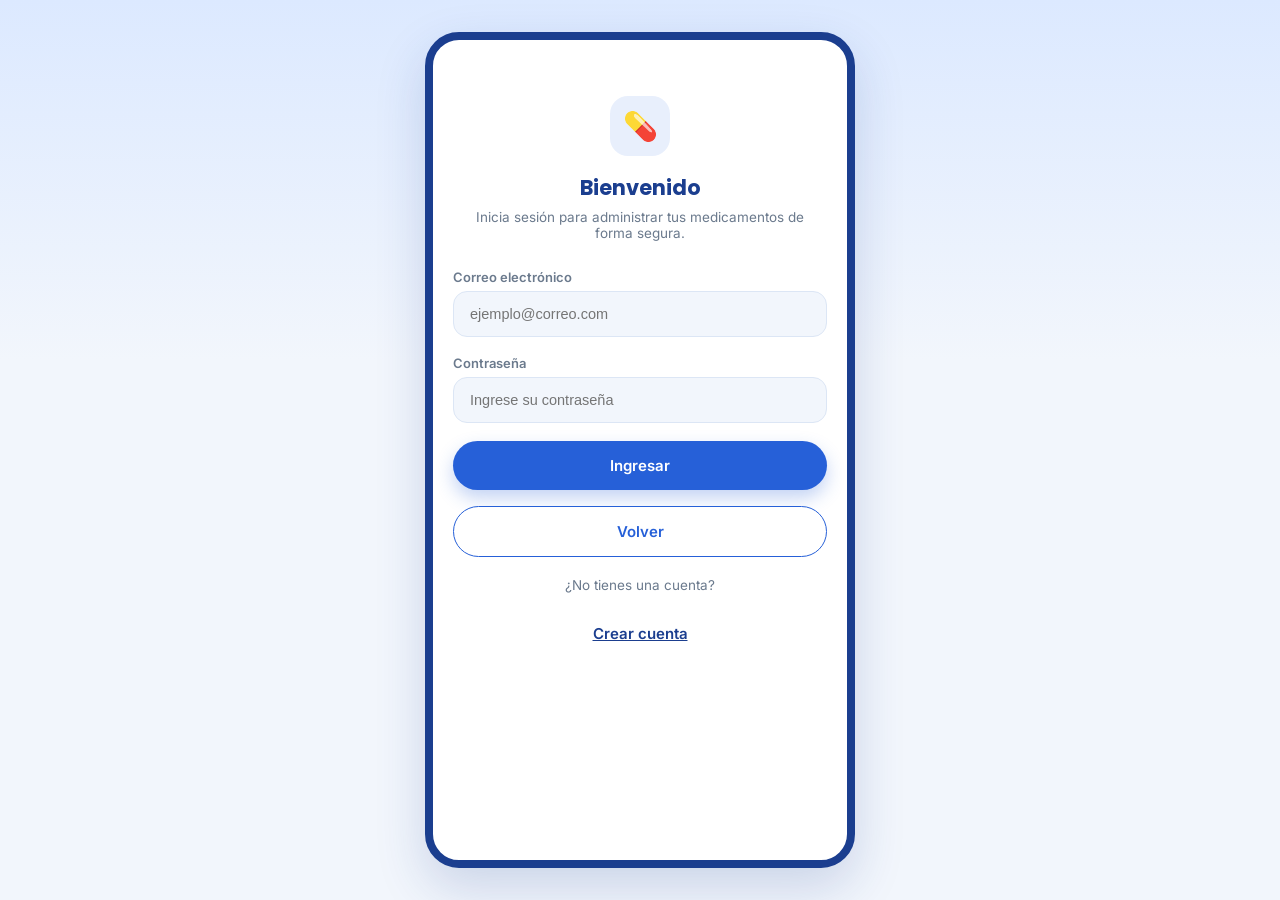
<file: medisafe/login.html>
<!DOCTYPE html>
<html lang="es">

<head>
    <meta charset="UTF-8">
    <meta name="viewport" content="width=device-width, initial-scale=1.0">
    <title>Iniciar sesión | MediSafe</title>

    <link rel="stylesheet" href="css/style.css">
</head>

<body>

<div class="app-frame">

    <main class="app-content no-nav">

        <div class="auth-header">

            <div class="logo-mark-sm">
                💊
            </div>

            <h2>Bienvenido</h2>

            <p>
                Inicia sesión para administrar tus medicamentos de forma segura.
            </p>

        </div>

        <div class="form-group">

            <label for="correo">Correo electrónico</label>

            <input
                type="email"
                id="correo"
                placeholder="ejemplo@correo.com">

        </div>

        <div class="form-group">

            <label for="password">Contraseña</label>

            <input
                type="password"
                id="password"
                placeholder="Ingrese su contraseña">

        </div>

        <button
            class="btn btn-primary"
            onclick="iniciarSesion()">

            Ingresar

        </button>

        <button
            class="btn btn-outline mt-16"
            onclick="irA('index.html')">

            Volver

        </button>

        <div class="auth-footer">

            ¿No tienes una cuenta?

            <br><br>

            <button
                class="btn btn-ghost"
                onclick="irA('registro.html')">

                Crear cuenta

            </button>

        </div>

    </main>

</div>

<script src="js/script.js"></script>

</body>
</html>
</file>
<file: style.css>
/* =========================================================
   MediSafe · style.css
   Paleta: azul confianza + verde salud + blanco clínico
   ========================================================= */

@import url('https://fonts.googleapis.com/css2?family=Poppins:wght@500;600;700&family=Inter:wght@400;500;600&display=swap');

:root {
  --blue: #2660D8;
  --blue-dark: #1B3E8F;
  --blue-soft: #E8EFFC;
  --green: #17B992;
  --green-dark: #0E8F71;
  --green-soft: #E1F8F1;
  --white: #FFFFFF;
  --bg: #F2F6FC;
  --text: #1C2733;
  --text-muted: #6B7A8D;
  --border: #DCE6F5;
  --warning: #F5A623;
  --warning-soft: #FEF3DE;
  --danger: #E45050;
  --danger-soft: #FCE7E7;
  --radius-pill: 999px;
  --radius-card: 18px;
  --radius-input: 14px;
  --shadow-card: 0 6px 18px rgba(38, 96, 216, 0.08);
  --shadow-frame: 0 20px 50px rgba(27, 62, 143, 0.18);
}

* { box-sizing: border-box; margin: 0; padding: 0; }

html, body {
  height: 100%;
}

body {
  font-family: 'Inter', sans-serif;
  background: var(--bg);
  color: var(--text);
  -webkit-font-smoothing: antialiased;
}

h1, h2, h3, h4, .brand {
  font-family: 'Poppins', sans-serif;
}

a { text-decoration: none; color: inherit; }
button { font-family: inherit; cursor: pointer; }
ul { list-style: none; }

/* ---------- Marco tipo celular ---------- */
.app-frame {
  max-width: 430px;
  min-height: 100vh;
  margin: 0 auto;
  background: var(--white);
  position: relative;
  display: flex;
  flex-direction: column;
  box-shadow: var(--shadow-frame);
}

@media (min-width: 431px) {
  body {
    display: flex;
    justify-content: center;
    padding: 32px 0;
    background: linear-gradient(180deg, #DCE9FF 0%, #F2F6FC 40%);
  }
  .app-frame {
    min-height: 90vh;
    border-radius: 34px;
    overflow: hidden;
    border: 8px solid var(--blue-dark);
  }
}

.app-content {
  flex: 1;
  padding: 20px 20px 96px 20px;
  overflow-y: auto;
}

.app-content.no-nav {
  padding-bottom: 24px;
}

/* ---------- Encabezado ---------- */
.top-bar {
  display: flex;
  align-items: center;
  gap: 12px;
  padding: 18px 20px;
  background: var(--white);
  border-bottom: 1px solid var(--border);
  position: sticky;
  top: 0;
  z-index: 5;
}

.top-bar .back-btn {
  width: 34px;
  height: 34px;
  border-radius: var(--radius-pill);
  background: var(--blue-soft);
  color: var(--blue-dark);
  display: flex;
  align-items: center;
  justify-content: center;
  font-size: 18px;
  border: none;
  flex-shrink: 0;
}

.top-bar h1 {
  font-size: 18px;
  font-weight: 600;
  color: var(--blue-dark);
}

/* ---------- Pantalla de bienvenida ---------- */
.splash {
  flex: 1;
  display: flex;
  flex-direction: column;
  align-items: center;
  justify-content: center;
  text-align: center;
  padding: 40px 32px;
  background: linear-gradient(160deg, var(--blue) 0%, var(--blue-dark) 100%);
  color: var(--white);
}

.splash .logo-mark {
  width: 96px;
  height: 96px;
  border-radius: 28px;
  background: var(--white);
  display: flex;
  align-items: center;
  justify-content: center;
  font-size: 46px;
  margin-bottom: 24px;
  box-shadow: 0 10px 26px rgba(0,0,0,0.18);
}

.splash h1 {
  font-size: 30px;
  font-weight: 700;
  letter-spacing: 0.5px;
}

.splash .tagline {
  margin-top: 10px;
  font-size: 15px;
  color: #DCE9FF;
}

.splash .pill-decor {
  display: flex;
  gap: 8px;
  margin: 34px 0;
}

.splash .pill-decor span {
  width: 34px;
  height: 12px;
  border-radius: var(--radius-pill);
  background: rgba(255,255,255,0.35);
}
.splash .pill-decor span:nth-child(2) { background: var(--green); width: 46px; }

.splash .btn-start {
  margin-top: 10px;
  width: 100%;
}

/* ---------- Botones ---------- */
.btn {
  display: inline-flex;
  align-items: center;
  justify-content: center;
  gap: 8px;
  width: 100%;
  padding: 15px 20px;
  border-radius: var(--radius-pill);
  border: none;
  font-size: 15px;
  font-weight: 600;
  transition: transform 0.15s ease, box-shadow 0.15s ease;
}

.btn:active { transform: scale(0.97); }

.btn-primary {
  background: var(--blue);
  color: var(--white);
  box-shadow: 0 8px 18px rgba(38, 96, 216, 0.28);
}

.btn-accent {
  background: var(--green);
  color: var(--white);
  box-shadow: 0 8px 18px rgba(23, 185, 146, 0.28);
}

.btn-outline {
  background: var(--white);
  color: var(--blue);
  border: 1.5px solid var(--blue);
}

.btn-ghost {
  background: transparent;
  color: var(--blue-dark);
  text-decoration: underline;
}

.btn-sm {
  width: auto;
  padding: 9px 18px;
  font-size: 13px;
}

.btn-danger-outline {
  background: var(--danger-soft);
  color: var(--danger);
  border: 1.5px solid var(--danger);
}

/* ---------- Formularios ---------- */
.form-group { margin-bottom: 18px; }

.form-group label {
  display: block;
  font-size: 13px;
  font-weight: 600;
  color: var(--text-muted);
  margin-bottom: 6px;
}

.form-group input,
.form-group select,
.form-group textarea {
  width: 100%;
  padding: 14px 16px;
  border-radius: var(--radius-input);
  border: 1.5px solid var(--border);
  background: var(--bg);
  font-size: 14.5px;
  color: var(--text);
}

.form-group input:focus,
.form-group select:focus,
.form-group textarea:focus {
  outline: none;
  border-color: var(--blue);
  background: var(--white);
}

.form-row {
  display: flex;
  gap: 12px;
}
.form-row .form-group { flex: 1; }

.field-hint {
  font-size: 12px;
  color: var(--text-muted);
  margin-top: -12px;
  margin-bottom: 16px;
}

.field-error {
  font-size: 12px;
  color: var(--danger);
  margin-top: -12px;
  margin-bottom: 16px;
  display: none;
}

/* ---------- Encabezados de sección tipo auth ---------- */
.auth-header {
  text-align: center;
  padding: 36px 8px 28px 8px;
}
.auth-header .logo-mark-sm {
  width: 60px;
  height: 60px;
  border-radius: 18px;
  background: var(--blue-soft);
  color: var(--blue-dark);
  display: flex;
  align-items: center;
  justify-content: center;
  font-size: 28px;
  margin: 0 auto 16px auto;
}
.auth-header h2 { font-size: 21px; color: var(--blue-dark); }
.auth-header p { font-size: 13.5px; color: var(--text-muted); margin-top: 6px; }

.auth-footer {
  text-align: center;
  font-size: 13.5px;
  color: var(--text-muted);
  margin-top: 20px;
}

/* ---------- Saludo de inicio ---------- */
.greeting-card {
  background: linear-gradient(135deg, var(--blue) 0%, var(--green-dark) 130%);
  color: var(--white);
  border-radius: var(--radius-card);
  padding: 22px;
  margin-bottom: 22px;
}
.greeting-card p.sub { font-size: 13px; color: #E1F0FF; margin-top: 4px; }
.greeting-card h2 { font-size: 20px; margin-bottom: 2px; }
.greeting-card .adherence {
  margin-top: 16px;
  display: flex;
  align-items: center;
  gap: 10px;
}
.greeting-card .adherence-bar {
  flex: 1;
  height: 8px;
  background: rgba(255,255,255,0.25);
  border-radius: var(--radius-pill);
  overflow: hidden;
}
.greeting-card .adherence-bar span {
  display: block;
  height: 100%;
  background: var(--white);
  border-radius: var(--radius-pill);
}

/* ---------- Menu / tarjetas de navegación (inicio) ---------- */
.menu-grid {
  display: grid;
  grid-template-columns: 1fr 1fr;
  gap: 14px;
}

.menu-card {
  background: var(--white);
  border: 1px solid var(--border);
  border-radius: var(--radius-card);
  padding: 18px 14px;
  box-shadow: var(--shadow-card);
  display: flex;
  flex-direction: column;
  gap: 10px;
}

.menu-card .icon-badge {
  width: 42px;
  height: 42px;
  border-radius: 12px;
  display: flex;
  align-items: center;
  justify-content: center;
  font-size: 20px;
}
.menu-card span.label { font-size: 14px; font-weight: 600; }
.menu-card p.desc { font-size: 12px; color: var(--text-muted); }

.icon-badge.blue { background: var(--blue-soft); color: var(--blue-dark); }
.icon-badge.green { background: var(--green-soft); color: var(--green-dark); }
.icon-badge.warning { background: var(--warning-soft); color: var(--warning); }
.icon-badge.grey { background: var(--bg); color: var(--text-muted); }

.section-title {
  font-size: 15px;
  font-weight: 600;
  color: var(--blue-dark);
  margin: 22px 0 12px 0;
  display: flex;
  align-items: center;
  justify-content: space-between;
}

/* ---------- Tarjetas de medicamento ---------- */
.med-card {
  background: var(--white);
  border-radius: var(--radius-card);
  border: 1px solid var(--border);
  box-shadow: var(--shadow-card);
  padding: 16px;
  display: flex;
  gap: 14px;
  margin-bottom: 14px;
}

.med-card .pill-icon {
  width: 46px;
  height: 46px;
  border-radius: 14px;
  background: var(--green-soft);
  color: var(--green-dark);
  font-size: 20px;
  display: flex;
  align-items: center;
  justify-content: center;
  flex-shrink: 0;
}

.med-card .med-info { flex: 1; }
.med-card h3 { font-size: 15.5px; }
.med-card p { font-size: 12.5px; color: var(--text-muted); margin-top: 2px; }

.med-card .med-meta {
  display: flex;
  gap: 14px;
  margin-top: 8px;
  font-size: 12px;
  color: var(--text-muted);
}

.badge {
  display: inline-block;
  padding: 4px 11px;
  border-radius: var(--radius-pill);
  font-size: 11px;
  font-weight: 600;
}
.badge.active { background: var(--green-soft); color: var(--green-dark); }
.badge.pending { background: var(--warning-soft); color: var(--warning); }
.badge.done { background: var(--blue-soft); color: var(--blue-dark); }
.badge.finished { background: var(--bg); color: var(--text-muted); }

/* ---------- Recordatorios ---------- */
.reminder-item {
  background: var(--white);
  border-radius: var(--radius-card);
  border: 1px solid var(--border);
  box-shadow: var(--shadow-card);
  padding: 14px 16px;
  display: flex;
  align-items: center;
  gap: 12px;
  margin-bottom: 12px;
}

.reminder-item .time-chip {
  background: var(--blue-soft);
  color: var(--blue-dark);
  font-weight: 700;
  font-size: 13px;
  padding: 8px 10px;
  border-radius: 10px;
  text-align: center;
  min-width: 58px;
}

.reminder-item .r-info { flex: 1; }
.reminder-item h4 { font-size: 14.5px; }
.reminder-item p { font-size: 12px; color: var(--text-muted); }

.reminder-item.taken { opacity: 0.55; }
.reminder-item.taken .time-chip { background: var(--green-soft); color: var(--green-dark); }

.check-btn {
  width: 36px;
  height: 36px;
  border-radius: var(--radius-pill);
  border: 1.5px solid var(--border);
  background: var(--white);
  color: var(--text-muted);
  font-size: 16px;
  flex-shrink: 0;
}
.reminder-item.taken .check-btn {
  background: var(--green);
  border-color: var(--green);
  color: var(--white);
}

/* ---------- Alertas de seguridad ---------- */
.alert-card {
  border-radius: var(--radius-card);
  padding: 16px;
  margin-bottom: 14px;
  border: 1px solid transparent;
  display: flex;
  gap: 12px;
}
.alert-card .a-icon { font-size: 20px; }
.alert-card h4 { font-size: 14.5px; margin-bottom: 3px; }
.alert-card p { font-size: 12.5px; }

.alert-card.danger { background: var(--danger-soft); border-color: #F5C6C6; color: #8C2C2C; }
.alert-card.warning { background: var(--warning-soft); border-color: #F6DFA8; color: #8A5A0B; }
.alert-card.info { background: var(--blue-soft); border-color: #C7D9F7; color: var(--blue-dark); }
.alert-card.tip { background: var(--green-soft); border-color: #B7EBD9; color: var(--green-dark); }

/* ---------- Perfil ---------- */
.profile-header {
  display: flex;
  align-items: center;
  gap: 14px;
  margin-bottom: 22px;
}
.profile-avatar {
  width: 64px;
  height: 64px;
  border-radius: var(--radius-pill);
  background: var(--blue-soft);
  color: var(--blue-dark);
  font-size: 24px;
  font-weight: 700;
  display: flex;
  align-items: center;
  justify-content: center;
}
.profile-header h2 { font-size: 18px; }
.profile-header p { font-size: 12.5px; color: var(--text-muted); }

.list-panel {
  background: var(--white);
  border: 1px solid var(--border);
  border-radius: var(--radius-card);
  box-shadow: var(--shadow-card);
  overflow: hidden;
  margin-bottom: 18px;
}

.list-panel .list-row {
  display: flex;
  align-items: center;
  gap: 12px;
  padding: 14px 16px;
  border-bottom: 1px solid var(--border);
}
.list-panel .list-row:last-child { border-bottom: none; }
.list-row .row-icon {
  width: 34px; height: 34px;
  border-radius: 10px;
  background: var(--bg);
  display: flex; align-items: center; justify-content: center;
  font-size: 15px;
}
.list-row .row-label { flex: 1; font-size: 14px; }
.list-row .row-arrow { color: var(--text-muted); }

/* ---------- Barra de navegación inferior ---------- */
.bottom-nav {
  position: absolute;
  bottom: 0; left: 0; right: 0;
  background: var(--white);
  border-top: 1px solid var(--border);
  display: flex;
  justify-content: space-around;
  padding: 10px 6px 14px 6px;
  z-index: 10;
}

.nav-item {
  display: flex;
  flex-direction: column;
  align-items: center;
  gap: 3px;
  font-size: 10.5px;
  color: var(--text-muted);
  flex: 1;
}
.nav-item .nav-icon { font-size: 19px; }
.nav-item.active { color: var(--blue); font-weight: 600; }

/* ---------- Utilidades ---------- */
.mt-8 { margin-top: 8px; }
.mt-16 { margin-top: 16px; }
.center-text { text-align: center; }
.empty-state {
  text-align: center;
  padding: 40px 20px;
  color: var(--text-muted);
}
.empty-state .e-icon { font-size: 38px; margin-bottom: 10px; }
</file>
<file: medisafe/css/style.css>
/* =========================================================
   MediSafe · style.css
   Paleta: azul confianza + verde salud + blanco clínico
   ========================================================= */

@import url('https://fonts.googleapis.com/css2?family=Poppins:wght@500;600;700&family=Inter:wght@400;500;600&display=swap');

:root {
  --blue: #2660D8;
  --blue-dark: #1B3E8F;
  --blue-soft: #E8EFFC;
  --green: #17B992;
  --green-dark: #0E8F71;
  --green-soft: #E1F8F1;
  --white: #FFFFFF;
  --bg: #F2F6FC;
  --text: #1C2733;
  --text-muted: #6B7A8D;
  --border: #DCE6F5;
  --warning: #F5A623;
  --warning-soft: #FEF3DE;
  --danger: #E45050;
  --danger-soft: #FCE7E7;
  --radius-pill: 999px;
  --radius-card: 18px;
  --radius-input: 14px;
  --shadow-card: 0 6px 18px rgba(38, 96, 216, 0.08);
  --shadow-frame: 0 20px 50px rgba(27, 62, 143, 0.18);
}

* { box-sizing: border-box; margin: 0; padding: 0; }

html, body {
  height: 100%;
}

body {
  font-family: 'Inter', sans-serif;
  background: var(--bg);
  color: var(--text);
  -webkit-font-smoothing: antialiased;
}

h1, h2, h3, h4, .brand {
  font-family: 'Poppins', sans-serif;
}

a { text-decoration: none; color: inherit; }
button { font-family: inherit; cursor: pointer; }
ul { list-style: none; }

/* ---------- Marco tipo celular ---------- */
.app-frame {
  max-width: 430px;
  min-height: 100vh;
  margin: 0 auto;
  background: var(--white);
  position: relative;
  display: flex;
  flex-direction: column;
  box-shadow: var(--shadow-frame);
}

@media (min-width: 431px) {
  body {
    display: flex;
    justify-content: center;
    padding: 32px 0;
    background: linear-gradient(180deg, #DCE9FF 0%, #F2F6FC 40%);
  }
  .app-frame {
    min-height: 90vh;
    border-radius: 34px;
    overflow: hidden;
    border: 8px solid var(--blue-dark);
  }
}

.app-content {
  flex: 1;
  padding: 20px 20px 96px 20px;
  overflow-y: auto;
}

.app-content.no-nav {
  padding-bottom: 24px;
}

/* ---------- Encabezado ---------- */
.top-bar {
  display: flex;
  align-items: center;
  gap: 12px;
  padding: 18px 20px;
  background: var(--white);
  border-bottom: 1px solid var(--border);
  position: sticky;
  top: 0;
  z-index: 5;
}

.top-bar .back-btn {
  width: 34px;
  height: 34px;
  border-radius: var(--radius-pill);
  background: var(--blue-soft);
  color: var(--blue-dark);
  display: flex;
  align-items: center;
  justify-content: center;
  font-size: 18px;
  border: none;
  flex-shrink: 0;
}

.top-bar h1 {
  font-size: 18px;
  font-weight: 600;
  color: var(--blue-dark);
}

/* ---------- Pantalla de bienvenida ---------- */
.splash {
  flex: 1;
  display: flex;
  flex-direction: column;
  align-items: center;
  justify-content: center;
  text-align: center;
  padding: 40px 32px;
  background: linear-gradient(160deg, var(--blue) 0%, var(--blue-dark) 100%);
  color: var(--white);
}

.splash .logo-mark {
  width: 96px;
  height: 96px;
  border-radius: 28px;
  background: var(--white);
  display: flex;
  align-items: center;
  justify-content: center;
  font-size: 46px;
  margin-bottom: 24px;
  box-shadow: 0 10px 26px rgba(0,0,0,0.18);
}

.splash h1 {
  font-size: 30px;
  font-weight: 700;
  letter-spacing: 0.5px;
}

.splash .tagline {
  margin-top: 10px;
  font-size: 15px;
  color: #DCE9FF;
}

.splash .pill-decor {
  display: flex;
  gap: 8px;
  margin: 34px 0;
}

.splash .pill-decor span {
  width: 34px;
  height: 12px;
  border-radius: var(--radius-pill);
  background: rgba(255,255,255,0.35);
}
.splash .pill-decor span:nth-child(2) { background: var(--green); width: 46px; }

.splash .btn-start {
  margin-top: 10px;
  width: 100%;
}

/* ---------- Botones ---------- */
.btn {
  display: inline-flex;
  align-items: center;
  justify-content: center;
  gap: 8px;
  width: 100%;
  padding: 15px 20px;
  border-radius: var(--radius-pill);
  border: none;
  font-size: 15px;
  font-weight: 600;
  transition: transform 0.15s ease, box-shadow 0.15s ease;
}

.btn:active { transform: scale(0.97); }

.btn-primary {
  background: var(--blue);
  color: var(--white);
  box-shadow: 0 8px 18px rgba(38, 96, 216, 0.28);
}

.btn-accent {
  background: var(--green);
  color: var(--white);
  box-shadow: 0 8px 18px rgba(23, 185, 146, 0.28);
}

.btn-outline {
  background: var(--white);
  color: var(--blue);
  border: 1.5px solid var(--blue);
}

.btn-ghost {
  background: transparent;
  color: var(--blue-dark);
  text-decoration: underline;
}

.btn-sm {
  width: auto;
  padding: 9px 18px;
  font-size: 13px;
}

.btn-danger-outline {
  background: var(--danger-soft);
  color: var(--danger);
  border: 1.5px solid var(--danger);
}

/* ---------- Formularios ---------- */
.form-group { margin-bottom: 18px; }

.form-group label {
  display: block;
  font-size: 13px;
  font-weight: 600;
  color: var(--text-muted);
  margin-bottom: 6px;
}

.form-group input,
.form-group select,
.form-group textarea {
  width: 100%;
  padding: 14px 16px;
  border-radius: var(--radius-input);
  border: 1.5px solid var(--border);
  background: var(--bg);
  font-size: 14.5px;
  color: var(--text);
}

.form-group input:focus,
.form-group select:focus,
.form-group textarea:focus {
  outline: none;
  border-color: var(--blue);
  background: var(--white);
}

.form-row {
  display: flex;
  gap: 12px;
}
.form-row .form-group { flex: 1; }

.field-hint {
  font-size: 12px;
  color: var(--text-muted);
  margin-top: -12px;
  margin-bottom: 16px;
}

.field-error {
  font-size: 12px;
  color: var(--danger);
  margin-top: -12px;
  margin-bottom: 16px;
  display: none;
}

/* ---------- Encabezados de sección tipo auth ---------- */
.auth-header {
  text-align: center;
  padding: 36px 8px 28px 8px;
}
.auth-header .logo-mark-sm {
  width: 60px;
  height: 60px;
  border-radius: 18px;
  background: var(--blue-soft);
  color: var(--blue-dark);
  display: flex;
  align-items: center;
  justify-content: center;
  font-size: 28px;
  margin: 0 auto 16px auto;
}
.auth-header h2 { font-size: 21px; color: var(--blue-dark); }
.auth-header p { font-size: 13.5px; color: var(--text-muted); margin-top: 6px; }

.auth-footer {
  text-align: center;
  font-size: 13.5px;
  color: var(--text-muted);
  margin-top: 20px;
}

/* ---------- Saludo de inicio ---------- */
.greeting-card {
  background: linear-gradient(135deg, var(--blue) 0%, var(--green-dark) 130%);
  color: var(--white);
  border-radius: var(--radius-card);
  padding: 22px;
  margin-bottom: 22px;
}
.greeting-card p.sub { font-size: 13px; color: #E1F0FF; margin-top: 4px; }
.greeting-card h2 { font-size: 20px; margin-bottom: 2px; }
.greeting-card .adherence {
  margin-top: 16px;
  display: flex;
  align-items: center;
  gap: 10px;
}
.greeting-card .adherence-bar {
  flex: 1;
  height: 8px;
  background: rgba(255,255,255,0.25);
  border-radius: var(--radius-pill);
  overflow: hidden;
}
.greeting-card .adherence-bar span {
  display: block;
  height: 100%;
  background: var(--white);
  border-radius: var(--radius-pill);
}

/* ---------- Menu / tarjetas de navegación (inicio) ---------- */
.menu-grid {
  display: grid;
  grid-template-columns: 1fr 1fr;
  gap: 14px;
}

.menu-card {
  background: var(--white);
  border: 1px solid var(--border);
  border-radius: var(--radius-card);
  padding: 18px 14px;
  box-shadow: var(--shadow-card);
  display: flex;
  flex-direction: column;
  gap: 10px;
}

.menu-card .icon-badge {
  width: 42px;
  height: 42px;
  border-radius: 12px;
  display: flex;
  align-items: center;
  justify-content: center;
  font-size: 20px;
}
.menu-card span.label { font-size: 14px; font-weight: 600; }
.menu-card p.desc { font-size: 12px; color: var(--text-muted); }

.icon-badge.blue { background: var(--blue-soft); color: var(--blue-dark); }
.icon-badge.green { background: var(--green-soft); color: var(--green-dark); }
.icon-badge.warning { background: var(--warning-soft); color: var(--warning); }
.icon-badge.grey { background: var(--bg); color: var(--text-muted); }

.section-title {
  font-size: 15px;
  font-weight: 600;
  color: var(--blue-dark);
  margin: 22px 0 12px 0;
  display: flex;
  align-items: center;
  justify-content: space-between;
}

/* ---------- Tarjetas de medicamento ---------- */
.med-card {
  background: var(--white);
  border-radius: var(--radius-card);
  border: 1px solid var(--border);
  box-shadow: var(--shadow-card);
  padding: 16px;
  display: flex;
  gap: 14px;
  margin-bottom: 14px;
}

.med-card .pill-icon {
  width: 46px;
  height: 46px;
  border-radius: 14px;
  background: var(--green-soft);
  color: var(--green-dark);
  font-size: 20px;
  display: flex;
  align-items: center;
  justify-content: center;
  flex-shrink: 0;
}

.med-card .med-info { flex: 1; }
.med-card h3 { font-size: 15.5px; }
.med-card p { font-size: 12.5px; color: var(--text-muted); margin-top: 2px; }

.med-card .med-meta {
  display: flex;
  gap: 14px;
  margin-top: 8px;
  font-size: 12px;
  color: var(--text-muted);
}

.badge {
  display: inline-block;
  padding: 4px 11px;
  border-radius: var(--radius-pill);
  font-size: 11px;
  font-weight: 600;
}
.badge.active { background: var(--green-soft); color: var(--green-dark); }
.badge.pending { background: var(--warning-soft); color: var(--warning); }
.badge.done { background: var(--blue-soft); color: var(--blue-dark); }
.badge.finished { background: var(--bg); color: var(--text-muted); }

/* ---------- Recordatorios ---------- */
.reminder-item {
  background: var(--white);
  border-radius: var(--radius-card);
  border: 1px solid var(--border);
  box-shadow: var(--shadow-card);
  padding: 14px 16px;
  display: flex;
  align-items: center;
  gap: 12px;
  margin-bottom: 12px;
}

.reminder-item .time-chip {
  background: var(--blue-soft);
  color: var(--blue-dark);
  font-weight: 700;
  font-size: 13px;
  padding: 8px 10px;
  border-radius: 10px;
  text-align: center;
  min-width: 58px;
}

.reminder-item .r-info { flex: 1; }
.reminder-item h4 { font-size: 14.5px; }
.reminder-item p { font-size: 12px; color: var(--text-muted); }

.reminder-item.taken { opacity: 0.55; }
.reminder-item.taken .time-chip { background: var(--green-soft); color: var(--green-dark); }

.check-btn {
  width: 36px;
  height: 36px;
  border-radius: var(--radius-pill);
  border: 1.5px solid var(--border);
  background: var(--white);
  color: var(--text-muted);
  font-size: 16px;
  flex-shrink: 0;
}
.reminder-item.taken .check-btn {
  background: var(--green);
  border-color: var(--green);
  color: var(--white);
}

/* ---------- Alertas de seguridad ---------- */
.alert-card {
  border-radius: var(--radius-card);
  padding: 16px;
  margin-bottom: 14px;
  border: 1px solid transparent;
  display: flex;
  gap: 12px;
}
.alert-card .a-icon { font-size: 20px; }
.alert-card h4 { font-size: 14.5px; margin-bottom: 3px; }
.alert-card p { font-size: 12.5px; }

.alert-card.danger { background: var(--danger-soft); border-color: #F5C6C6; color: #8C2C2C; }
.alert-card.warning { background: var(--warning-soft); border-color: #F6DFA8; color: #8A5A0B; }
.alert-card.info { background: var(--blue-soft); border-color: #C7D9F7; color: var(--blue-dark); }
.alert-card.tip { background: var(--green-soft); border-color: #B7EBD9; color: var(--green-dark); }

/* ---------- Perfil ---------- */
.profile-header {
  display: flex;
  align-items: center;
  gap: 14px;
  margin-bottom: 22px;
}
.profile-avatar {
  width: 64px;
  height: 64px;
  border-radius: var(--radius-pill);
  background: var(--blue-soft);
  color: var(--blue-dark);
  font-size: 24px;
  font-weight: 700;
  display: flex;
  align-items: center;
  justify-content: center;
}
.profile-header h2 { font-size: 18px; }
.profile-header p { font-size: 12.5px; color: var(--text-muted); }

.list-panel {
  background: var(--white);
  border: 1px solid var(--border);
  border-radius: var(--radius-card);
  box-shadow: var(--shadow-card);
  overflow: hidden;
  margin-bottom: 18px;
}

.list-panel .list-row {
  display: flex;
  align-items: center;
  gap: 12px;
  padding: 14px 16px;
  border-bottom: 1px solid var(--border);
}
.list-panel .list-row:last-child { border-bottom: none; }
.list-row .row-icon {
  width: 34px; height: 34px;
  border-radius: 10px;
  background: var(--bg);
  display: flex; align-items: center; justify-content: center;
  font-size: 15px;
}
.list-row .row-label { flex: 1; font-size: 14px; }
.list-row .row-arrow { color: var(--text-muted); }

/* ---------- Barra de navegación inferior ---------- */
.bottom-nav {
  position: absolute;
  bottom: 0; left: 0; right: 0;
  background: var(--white);
  border-top: 1px solid var(--border);
  display: flex;
  justify-content: space-around;
  padding: 10px 6px 14px 6px;
  z-index: 10;
}

.nav-item {
  display: flex;
  flex-direction: column;
  align-items: center;
  gap: 3px;
  font-size: 10.5px;
  color: var(--text-muted);
  flex: 1;
}
.nav-item .nav-icon { font-size: 19px; }
.nav-item.active { color: var(--blue); font-weight: 600; }

/* ---------- Utilidades ---------- */
.mt-8 { margin-top: 8px; }
.mt-16 { margin-top: 16px; }
.center-text { text-align: center; }
.empty-state {
  text-align: center;
  padding: 40px 20px;
  color: var(--text-muted);
}
.empty-state .e-icon { font-size: 38px; margin-bottom: 10px; }
</file>
